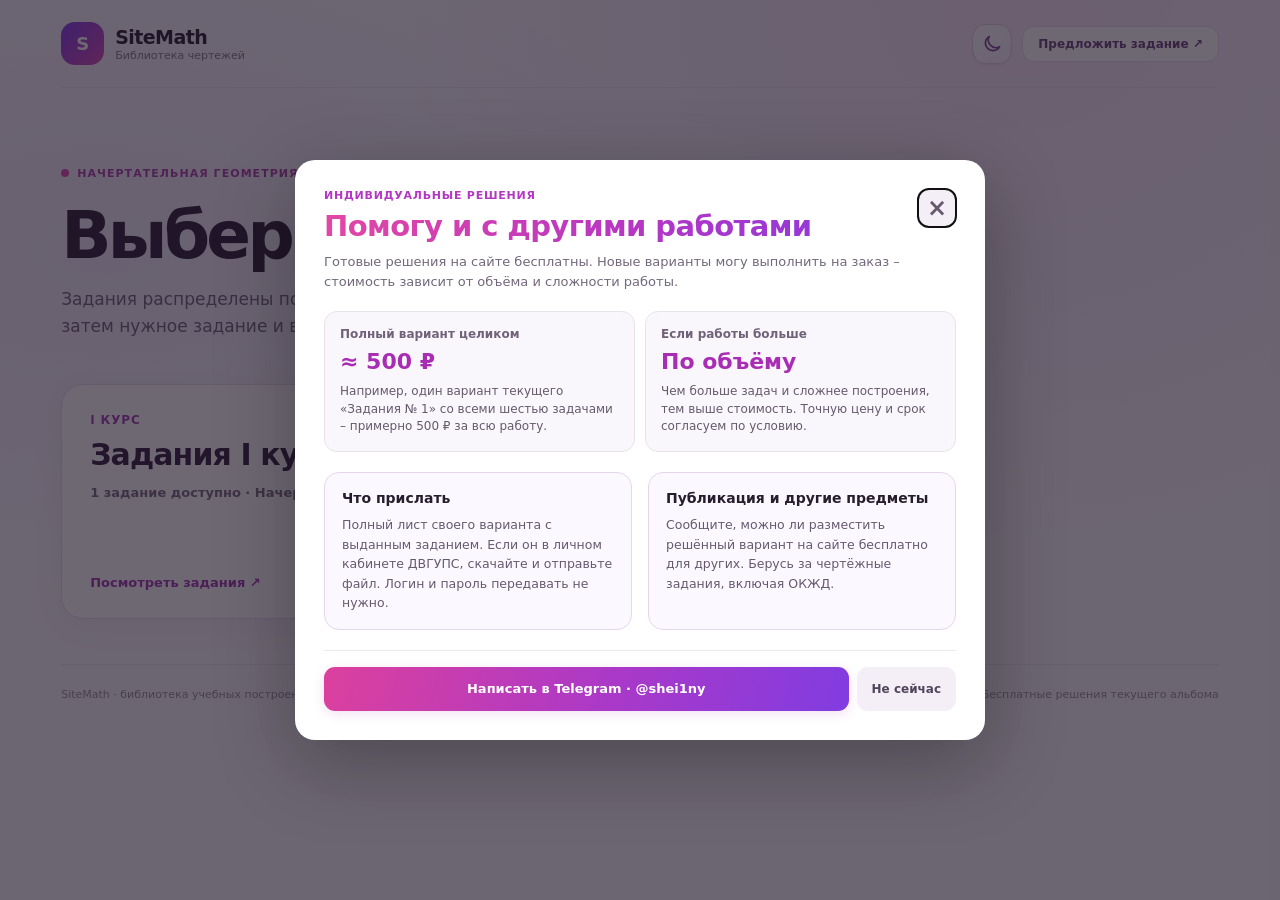
<file: index.html>
<!doctype html>
<html lang="ru">
<head>
  <meta charset="utf-8">
  <meta name="viewport" content="width=device-width, initial-scale=1">
  <meta name="theme-color" content="#f8f3fb" id="siteThemeColor">
  <script>
    try {
      document.documentElement.dataset.theme=localStorage.getItem('sitemath-theme')==='dark'?'dark':'light';
      document.querySelector('#siteThemeColor').content=document.documentElement.dataset.theme==='dark'?'#17121f':'#f8f3fb';
    } catch (_) {document.documentElement.dataset.theme='light';}
  </script>
  <title>SiteMath – библиотека чертежей и пошаговых решений</title>
  <link rel="stylesheet" href="./styles.css?v=20261018-custom-file-dark28">
</head>
<body>
  <div class="mobile-appbar">
    <button id="mobileSetupBtn" class="mobile-icon-btn" type="button" aria-label="Открыть параметры">☰</button>
    <div class="mobile-title">
      <b>SiteMath</b>
      <span id="mobileTaskSummary">Выбери вариант и задание</span>
    </div>
    <a id="mobileContactLink" class="mobile-icon-btn mobile-contact-link" href="https://t.me/shei1ny" target="_blank" rel="noopener noreferrer" title="Заказать задание – Telegram @shei1ny" aria-label="Открыть Telegram автора @shei1ny"><svg viewBox="0 0 24 24" width="21" height="21" fill="currentColor" aria-hidden="true"><path d="M21.3 3.2 2.7 10.5c-1.3.5-1.3 1.2-.2 1.5l4.8 1.5 1.9 5.8c.2.6.3.9.8.9.4 0 .6-.2 1-.6l2.7-2.6 5.6 4.1c1.1.6 1.8.3 2-1l3-15.4c.3-1.3-.5-1.8-1.4-1.5ZM8.1 13l11.5-7.3c.6-.4 1.1-.2.7.2l-9.6 8.7-.4 4.1L8.1 13Z"/></svg></a>
    <button id="mobileFocusBtn" class="mobile-icon-btn text-btn" type="button" title="Приблизить текущий шаг">К шагу</button>
    <button id="mobileFitBtn" class="mobile-icon-btn text-btn" type="button">Вписать</button>
  </div>
  <div id="mobileBackdrop" class="mobile-backdrop" hidden></div>

  <!-- Library of independent assignments. The solver below is an album workspace. -->
  <section id="firstRunPicker" class="first-run-picker" hidden role="main" aria-labelledby="firstRunTitle">
    <div class="first-run-card">
      <div class="catalog-nav">
        <div class="catalog-brand">
          <div class="first-run-logo" aria-hidden="true">S</div>
          <div><b>SiteMath</b><small>Библиотека чертежей</small></div>
        </div>
        <div class="catalog-nav-actions">
          <button id="catalogThemeToggle" class="theme-toggle" type="button" title="Включить тёмную тему" aria-label="Включить тёмную тему" aria-pressed="false"><svg class="theme-glyph" viewBox="0 0 24 24" width="20" height="20" aria-hidden="true" fill="none" stroke="currentColor" stroke-width="1.8" stroke-linecap="round" stroke-linejoin="round"><path class="theme-moon" d="M20.2 15.6A8.7 8.7 0 0 1 8.4 3.8a8.7 8.7 0 1 0 11.8 11.8Z"/><g class="theme-sun"><circle cx="12" cy="12" r="3.7"/><path d="M12 2v2M12 20v2M4.93 4.93l1.41 1.41m11.32 11.32 1.41 1.41M2 12h2m16 0h2M4.93 19.07l1.41-1.41M17.66 6.34l1.41-1.41"/></g></svg><span class="theme-copy">Тема</span></button>
          <button id="catalogListBackBtn" class="catalog-list-back" type="button" hidden>← К курсам</button>
          <button id="catalogCommissionBtn" class="catalog-nav-link" type="button">Предложить задание <span aria-hidden="true">↗</span></button>
        </div>
      </div>

      <section id="catalogCoursesView" class="catalog-courses-view" aria-labelledby="catalogCoursesTitle">
        <header class="catalog-hero">
          <div class="catalog-kicker"><span></span> Начертательная геометрия и инженерная графика</div>
          <h1 id="catalogCoursesTitle" tabindex="-1">Выбери <em>курс</em></h1>
          <p>Задания распределены по курсам. Сначала выбери свой курс, затем нужное задание и вариант.</p>
        </header>
        <div id="courseCatalog" class="course-catalog" aria-label="Доступные курсы"></div>
      </section>

      <div id="catalogListView" class="catalog-list-view" hidden>
      <header class="catalog-hero">
        <div class="catalog-kicker"><span></span> <strong id="catalogCurrentCourse">I курс</strong> · Начертательная геометрия</div>
        <h1 id="firstRunTitle" tabindex="-1">Задания <em>выбранного курса</em></h1>
        <p>Выбери задание, затем номер варианта и задачу внутри него. Каждый этап построения можно рассмотреть отдельно.</p>
        <div class="catalog-hero-metrics" aria-label="Содержимое библиотеки">
          <span><b id="catalogAvailableCount">1</b> доступная работа</span>
          <span><b>20</b> вариантов текущего альбома</span>
          <span><b>6</b> задач в варианте</span>
        </div>
      </header>

      <div class="catalog-section-heading">
        <div><span class="catalog-kicker">Задания</span><h2 id="catalogAssignmentHeading">Выбери задание</h2></div>
        <p>Библиотека будет пополняться</p>
      </div>
      <div id="assignmentCatalog" class="assignment-catalog" aria-label="Список учебных работ"></div>
      </div>

      <section id="activeAssignment" class="catalog-work-setup" aria-labelledby="activeAssignmentTitle" hidden>
        <div class="catalog-work-head">
          <div>
            <span class="catalog-kicker">Задание · <strong id="setupCourseLabel">I курс</strong></span>
            <h2 id="activeAssignmentTitle" tabindex="-1">Задание № 1</h2>
            <p>Альбом из 6 задач. Выбери вариант и номер задачи, чтобы открыть построение по шагам.</p>
          </div>
          <span class="catalog-work-mark" aria-hidden="true">01</span>
        </div>
        <div class="catalog-work-fields">
          <div class="first-run-section">
            <div class="first-run-heading">
              <b>Вариант</b>
              <em id="firstRunVariantSummary">не выбран</em>
            </div>
            <div id="firstRunVariants" class="first-run-variants" role="listbox" aria-label="Выбор варианта"></div>
          </div>
          <div class="first-run-section">
            <div class="first-run-heading">
              <b>Задача внутри альбома</b>
              <em id="firstRunTaskSummary">не выбрана</em>
            </div>
            <div id="firstRunTasks" class="first-run-tasks" role="listbox" aria-label="Выбор задачи"></div>
          </div>
        </div>
        <div class="catalog-start-row">
          <p>Можно вернуться к выбору работы из решателя. Последний вариант сохраняется на этом устройстве.</p>
          <button id="firstRunStart" class="first-run-start" type="button" disabled>Открыть пошаговое решение <span aria-hidden="true">→</span></button>
        </div>
      </section>

      <footer class="catalog-footer">
        <span>SiteMath · библиотека учебных построений</span>
        <span>Бесплатные решения текущего альбома</span>
      </footer>
    </div>
  </section>

  <header class="topbar">
    <div>
      <p class="eyebrow">SiteMath / I курс / Задание № 1</p>
      <h1>Задание № 1</h1>
      <p class="subtitle">Начертательная геометрия · I курс. Альбом из 6 задач. Переходи между этапами построения и сравнивай их с исходным условием.</p>
    </div>
    <nav class="topbar-links" aria-label="Ссылки проекта">
      <button id="desktopThemeToggle" class="theme-toggle" type="button" title="Включить тёмную тему" aria-label="Включить тёмную тему" aria-pressed="false"><svg class="theme-glyph" viewBox="0 0 24 24" width="20" height="20" aria-hidden="true" fill="none" stroke="currentColor" stroke-width="1.8" stroke-linecap="round" stroke-linejoin="round"><path class="theme-moon" d="M20.2 15.6A8.7 8.7 0 0 1 8.4 3.8a8.7 8.7 0 1 0 11.8 11.8Z"/><g class="theme-sun"><circle cx="12" cy="12" r="3.7"/><path d="M12 2v2M12 20v2M4.93 4.93l1.41 1.41m11.32 11.32 1.41 1.41M2 12h2m16 0h2M4.93 19.07l1.41-1.41M17.66 6.34l1.41-1.41"/></g></svg><span class="theme-copy">Тема</span></button>
      <button id="catalogBackBtn" class="catalog-back-btn" type="button">← К курсам</button>
      <a class="contact-link" href="https://t.me/shei1ny" target="_blank" rel="noopener noreferrer">Заказать задание · @shei1ny</a>
    </nav>
  </header>

  <main class="layout">
    <aside id="controlsPanel" class="panel controls-panel" aria-label="Параметры задачи">
      <div class="mobile-sheet-head">
        <div>
          <b>Выбор задачи</b>
          <span id="mobileSheetSummary">вариант и задание</span>
        </div>
        <div class="mobile-sheet-actions">
          <button id="mobileThemeToggle" class="theme-toggle theme-toggle-mobile" type="button" title="Включить тёмную тему" aria-label="Включить тёмную тему" aria-pressed="false"><svg class="theme-glyph" viewBox="0 0 24 24" width="20" height="20" aria-hidden="true" fill="none" stroke="currentColor" stroke-width="1.8" stroke-linecap="round" stroke-linejoin="round"><path class="theme-moon" d="M20.2 15.6A8.7 8.7 0 0 1 8.4 3.8a8.7 8.7 0 1 0 11.8 11.8Z"/><g class="theme-sun"><circle cx="12" cy="12" r="3.7"/><path d="M12 2v2M12 20v2M4.93 4.93l1.41 1.41m11.32 11.32 1.41 1.41M2 12h2m16 0h2M4.93 19.07l1.41-1.41M17.66 6.34l1.41-1.41"/></g></svg><span class="theme-copy">Тема</span></button>
          <button id="mobileSetupClose" class="mobile-icon-btn" type="button" aria-label="Закрыть параметры">×</button>
        </div>
      </div>
      <div class="mobile-sheet-handle" aria-hidden="true"></div>
      <section class="picker-flow">
        <button id="mobileCatalogBackBtn" class="mobile-catalog-back" type="button">← К курсам</button>
        <div class="choice-block variant-choice-block">
          <div class="choice-heading">
            <b>Вариант</b>
            <span id="variantChoiceSummary" class="choice-summary">не выбран</span>
          </div>
          <div id="variantChips" class="variant-chips" role="listbox" aria-label="Варианты"></div>
        </div>

        <div class="choice-block task-choice-block">
          <div class="choice-heading">
            <b>Задание</b>
            <span id="taskChoiceSummary" class="choice-summary">не выбрано</span>
          </div>
          <div id="taskCards" class="task-choice-grid" role="listbox" aria-label="Задания"></div>
        </div>

        <div class="native-select-fallback" aria-hidden="true">
          <select id="variantSelect" tabindex="-1"></select>
          <select id="taskSelect" tabindex="-1"></select>
        </div>

        <p id="variantNote" class="picker-note hint"></p>
        <p class="site-contact-note">Нет нужного варианта или задания? <a href="https://t.me/shei1ny" target="_blank" rel="noopener noreferrer">Напиши автору · @shei1ny</a></p>
      </section>

      <details class="task-card task-details">
        <summary>
          <span>Условие</span>
          <b id="taskName"></b>
        </summary>
        <p id="taskStatement"></p>
        <div id="diagramWarning" class="diagram-warning" role="note" hidden>
          <b>Проверь по оригиналу.</b>
          <span>Задания 4–6 ещё проходят повторную сверку. В построении или переносе исходной схемы может быть ошибка. Перед переносом на бумагу сравни точки, подписи, наклоны, пересечения и вспомогательные линии с фотографией своего варианта. При расхождении ориентируйся на оригинальный лист.</span>
        </div>
      </details>

      <section id="dataEditor">
        <div class="section-head">
          <div>
            <div class="section-kicker">Исходные данные</div>
            <h2 id="dataTitle">Координаты, мм</h2>
          </div>
          <button id="resetBtn" class="ghost small" type="button">Сбросить</button>
        </div>
        <div id="dynamicInputs"></div>
      </section>

      <section id="intersectionChoice" class="choice-card" hidden>
        <div class="section-head compact">
          <div>
            <div class="section-kicker">Свобода условия</div>
            <h2>Точка K на AB</h2>
          </div>
          <output id="kOutput" for="kSlider">50%</output>
        </div>
        <input id="kSlider" type="range" min="15" max="85" value="50" step="1">
        <p id="kSelectionHint" class="hint">Точка K находится внутри AB. Её положение можно изменить ползунком, не нарушая условие.</p>
      </section>

      <details class="scale-card compact-details">
        <summary>Параметры чертежа</summary>
        <div class="metric-row"><span>Масштаб</span><b id="scaleValue">1:1</b></div>
        <div class="metric-row"><span>1 клетка</span><b id="gridValue">5 мм = 0,5 см</b></div>
        <div class="metric-row"><span>Поле</span><b id="sheetSize">авто</b></div>
        <div class="metric-row"><span>Режим</span><b id="solverMode">расчёт</b></div>
      </details>

      <div id="validation" class="validation" role="alert" hidden></div>

      <div class="primary-actions utility-actions">
        <button id="buildBtn" class="ghost" type="button">Пересчитать</button>
      </div>
    </aside>

    <section class="workspace">
      <div class="panel stage-panel">
        <div class="stage-toolbar">
          <div>
            <div class="section-kicker">Пошаговое построение</div>
            <div class="step-counter"><span id="stepNumber">1</span> / <span id="stepTotal">1</span></div>
          </div>
          <div class="toolbar-groups">
            <div class="transport-controls">
              <button id="firstBtn" class="icon-btn" type="button" aria-label="Первый шаг">|◀</button>
              <button id="prevBtn" class="icon-btn" type="button" aria-label="Предыдущий шаг">◀</button>
              <button id="playBtn" class="icon-btn wide" type="button">▶ Авто</button>
              <button id="nextBtn" class="icon-btn" type="button" aria-label="Следующий шаг">▶</button>
              <button id="lastBtn" class="icon-btn" type="button" aria-label="Последний шаг">▶|</button>
            </div>
            <div class="view-controls" aria-label="Масштаб чертежа на экране">
              <button id="zoomOutBtn" class="icon-btn" type="button" aria-label="Уменьшить">−</button>
              <button id="zoomFitBtn" class="icon-btn wide" type="button">Вписать</button>
              <button id="zoomFocusBtn" class="icon-btn wide" type="button" title="Приблизить и отслеживать текущий шаг">К шагу</button>
              <button id="zoom100Btn" class="icon-btn wide" type="button">100%</button>
              <button id="zoomInBtn" class="icon-btn" type="button" aria-label="Увеличить">+</button>
              <span id="zoomLabel" class="zoom-label">100%</span>
            </div>
          </div>
        </div>

        <div class="stage-current-step" aria-live="off">
          <span id="stageCurrentCount">Шаг 1</span>
          <strong id="stageCurrentTitle">Подготовка</strong>
        </div>
        <div id="paperCopyInfo" class="paper-copy-info" role="note" aria-live="polite">Лист A4 · клетка 5 мм</div>
        <div class="paper-wrap">
          <svg id="drawing" xmlns="http://www.w3.org/2000/svg" role="img" aria-label="Пошаговый чертёж"></svg>
        </div>

        <div class="legend">
          <span><i class="swatch object"></i>заданные линии</span>
          <span><i class="swatch source-guide"></i>исходные линии связи</span>
          <span><i class="swatch construction"></i>построенные линии связи</span>
          <span><i class="swatch auxiliary"></i>вспомогательные линии</span>
          <span><i class="swatch answer"></i>искомый результат</span>
          <span><i class="swatch hidden"></i>невидимое – штриховая</span>
          <span><i class="swatch active"></i>подсветка шага</span>
        </div>
        <p class="legend-note">Цвет на экране выделяет текущий этап. На бумаге соблюдай назначение линий по ГОСТ: исходные и итоговые – основные, проекторы и вспомогательные – тонкие.</p>
      </div>

      <div class="guide-column">
      <article id="stepSheet" class="panel explanation-panel" aria-live="polite">
        <button id="stepSheetToggle" class="step-sheet-toggle" type="button" aria-expanded="false">
          <span class="sheet-handle" aria-hidden="true"></span>
          <span class="step-sheet-caption">Текущий шаг</span>
          <span class="step-sheet-chevron">⌃</span>
        </button>
        <div class="step-badge" id="stepBadge">Шаг 1</div>
        <h2 id="stepTitle">Подготовка</h2>

        <details id="problemDetails" class="problem-details" open>
          <summary>Условие задания</summary>
          <div id="problemBrief" class="problem-brief" hidden>
            <div class="problem-brief-row"><span>Дано</span><b id="problemGiven"></b></div>
            <div class="problem-brief-row"><span>Найти</span><b id="problemFind"></b></div>
          </div>
        </details>

        <div class="step-info-tabs" role="tablist" aria-label="Пояснение шага">
          <button class="step-info-tab is-active" type="button" data-step-mode="action" role="tab" aria-selected="true">Что делать</button>
          <button class="step-info-tab" type="button" data-step-mode="why" role="tab" aria-selected="false">Почему</button>
          <button class="step-info-tab" type="button" data-step-mode="check" role="tab" aria-selected="false">Проверка</button>
        </div>
        <div class="step-info-page">
          <p id="stepInfoText" class="step-info-text"></p>
          <div id="stepInfoMeasure" class="step-info-measure"></div>
          <div id="stepInfoPager" class="step-info-pager" hidden>
            <button id="stepInfoPrevPage" type="button" aria-label="Предыдущая часть пояснения">‹</button>
            <span id="stepInfoPageLabel">1 / 1</span>
            <button id="stepInfoNextPage" type="button" aria-label="Следующая часть пояснения">›</button>
          </div>
        </div>

        <div id="remoteSourceHint" class="remote-source-hint" hidden>
          <div class="remote-source-actions">
            <details id="remoteSourceDetails">
              <summary><span>Учебная реконструкция</span></summary>
              <p class="remote-source-message">Построение использует адаптированную схему.</p>
            </details>
            <button id="zoomSourceBtn" type="button" aria-label="Приблизить исходную схему" title="Приблизить исходную схему">К схеме</button>
          </div>
        </div>

        <div class="mobile-step-nav">
          <button id="mobilePrevBtn" class="step-nav-btn secondary" type="button">← Назад</button>
          <button id="mobilePlayBtn" class="step-nav-btn secondary" type="button">▶ Авто</button>
          <button id="mobileNextBtn" class="step-nav-btn primary-step" type="button">Дальше →</button>
        </div>

        <div class="legacy-step-copy" aria-hidden="true">
          <p id="stepAction"></p>
          <p id="stepWhy"></p>
          <div id="stepMeasure"></div>
          <p id="stepCheck"></p>
        </div>
      </article>

      <section id="statusPanel" class="panel status-panel">
        <div class="section-kicker">Покрытие банка вариантов</div>
        <div class="coverage-grid">
          <div><b id="knownVariants">0</b><span>вариантов в базе</span></div>
          <div><b>1–3</b><span>решаются по координатам</span></div>
          <div><b>4–6</b><span id="diagramStatus">сохранённые схемы решаются автоматически</span></div>
        </div>
        <p class="hint">Номера отсутствующих вариантов не вычисляются по формуле. Если вариант не найден в исходной методичке или на присланном листе, сайт не подставляет выдуманные данные.</p>
      </section>
      </div>

      <details class="panel source-panel">
        <summary>Источники и происхождение заданий</summary>
        <div class="source-body">
          <p><b>Что удалось установить.</b> Формулировки шести заданий совпадают по структуре с опубликованным комплектом «Инженерная и компьютерная графика. ДВИК, Владивосток, 2007». Современные варианты хранятся как отдельные записи: их графические задания нельзя восстанавливать по номеру или универсальному шаблону. В интерфейсе отдельно указано, какая схема повторно сверена с доступным оригиналом, а какая пока является сохранённой трассировкой из прошлой работы.</p>
          <ul>
            <li><a href="https://mehanika-sopromat.ru/grafika/vladivostok_2007_grafika.html" target="_blank" rel="noreferrer">Первоисточник совпадающих формулировок – ДВИК 2007</a></li>
            <li><a href="https://mehanika-sopromat.ru/grafika/vladivostok_2007_grafika_examples.html" target="_blank" rel="noreferrer">Готовые образцы из того же комплекта</a></li>
            <li><a href="https://mehanika-sopromat.ru/grafika/habarovsk_2001_dvgups_grafika.html" target="_blank" rel="noreferrer">ДВГУПС 2001 – другой набор контрольных задач</a></li>
            <li><a href="https://www.youtube.com/watch?v=vglIMkPIJHM" target="_blank" rel="noreferrer">№1 – точка и комплексный чертёж</a></li>
            <li><a href="https://naploskosti.ru/nachertalka/metod-pryam-treug" target="_blank" rel="noreferrer">№2 – натуральная величина и углы методом прямоугольного треугольника</a></li>
            <li><a href="https://nachert.ru/course/?id=22&lesson=4" target="_blank" rel="noreferrer">№3 – правила для параллельных и пересекающихся прямых</a></li>
            <li><a href="https://naploskosti.ru/nachertalka/glavnie-linii-ploskosti" target="_blank" rel="noreferrer">№4 – горизонталь, фронталь и линия наибольшего ската</a></li>
            <li><a href="https://www.youtube.com/watch?v=OIv6eeMnkiU" target="_blank" rel="noreferrer">№4 – пошаговое видео по главным линиям плоскости</a></li>
            <li><a href="https://ngeometry.ru/peresechenie-pryamoy-i-ploskosti-v-nachertatelnoy-geometrii.html" target="_blank" rel="noreferrer">№5 – пересечение прямой и плоскости + видимость</a></li>
            <li><a href="https://naploskosti.ru/nachertalka/metod-konk-tochek" target="_blank" rel="noreferrer">№5 – метод конкурирующих точек</a></li>
            <li><a href="https://nachert.ru/course/?lesson=6&id=32" target="_blank" rel="noreferrer">№6 – линия пересечения двух плоскостей</a></li>
            <li><a href="https://www.youtube.com/watch?v=Bgd7D402_q0" target="_blank" rel="noreferrer">№6 – видео по построению линии пересечения</a></li>
          </ul>
        </div>
      </details>
    </section>
  </main>


  <!-- The existing commission dialog opens once per tab session and on demand. -->
  <div id="offerOverlay" class="offer-overlay" hidden>
    <section class="offer-dialog" role="dialog" aria-modal="true"
             aria-labelledby="offerDialogTitle" aria-describedby="offerDialogSubtitle">
      <div class="offer-dialog-head">
        <div>
          <p class="offer-eyebrow">Индивидуальные решения</p>
          <h2 id="offerDialogTitle">Помогу и с другими работами</h2>
          <p id="offerDialogSubtitle">Готовые решения на сайте бесплатны. Новые варианты могу выполнить на заказ – стоимость зависит от объёма и сложности работы.</p>
        </div>
        <button id="offerCloseBtn" class="offer-dialog-close" type="button" aria-label="Закрыть окно">×</button>
      </div>

      <div class="offer-price-grid">
        <div class="offer-price-card">
          <span>Полный вариант целиком</span>
          <b>≈ 500 ₽</b>
          <small>Например, один вариант текущего «Задания № 1» со всеми шестью задачами – примерно 500 ₽ за всю работу.</small>
        </div>
        <div class="offer-price-card">
          <span>Если работы больше</span>
          <b>По объёму</b>
          <small>Чем больше задач и сложнее построения, тем выше стоимость. Точную цену и срок согласуем по условию.</small>
        </div>
      </div>
      <div class="offer-detail-grid">
        <div>
          <h3>Что прислать</h3>
          <p>Полный лист своего варианта с выданным заданием. Если он в личном кабинете ДВГУПС, скачайте и отправьте файл. Логин и пароль передавать не нужно.</p>
        </div>
        <div>
          <h3>Публикация и другие предметы</h3>
          <p>Сообщите, можно ли разместить решённый вариант на сайте бесплатно для других. Берусь за чертёжные задания, включая ОКЖД.</p>
        </div>
      </div>
      <div class="offer-dialog-actions">
        <a class="offer-contact" href="https://t.me/shei1ny" target="_blank" rel="noopener noreferrer">Написать в Telegram · @shei1ny</a>
        <button id="offerLaterBtn" type="button">Не сейчас</button>
      </div>
    </section>
  </div>

  <script src="./variants.js?v=20261018-projector-normal20-12-01-02-05-07-08-10-11-13-16-18-20final"></script>
  <script src="./data/assignments.js?v=20261017-a4"></script>
  <script src="./multi.js?v=20261018-task5-specific-source27"></script>
</body>
</html>
</file>
<file: styles.css>
:root {
  --ink: #2b2925;
  --muted: #706b63;
  --paper: #fffdf7;
  --paper-line: #dcd6ca;
  --paper-major: #c7bfb0;
  --panel: #f8f4ea;
  --accent: #b84f3a;
  --accent-soft: #f1d6cd;
  --blue: #285f78;
  --construction: #8c877d;
  --shadow: 0 16px 45px rgba(65, 54, 39, 0.12);
  --radius: 18px;
}

* { box-sizing: border-box; }
html { color-scheme: light; }
body {
  margin: 0;
  font-family: Inter, ui-sans-serif, system-ui, -apple-system, BlinkMacSystemFont, "Segoe UI", sans-serif;
  color: var(--ink);
  background:
    radial-gradient(circle at 20% 0%, rgba(184,79,58,.08), transparent 32rem),
    #eee8dc;
}
button, input { font: inherit; }
button { cursor: pointer; }
a { color: var(--blue); }

.topbar {
  max-width: 1500px;
  margin: 0 auto;
  padding: 28px 28px 18px;
  display: flex;
  justify-content: space-between;
  gap: 24px;
  align-items: flex-start;
}
.topbar h1 { margin: 2px 0 8px; font-size: clamp(26px, 3vw, 42px); letter-spacing: -.04em; }
.subtitle { max-width: 900px; margin: 0; color: var(--muted); line-height: 1.5; }
.repo-link { text-decoration: none; background: #2d2b27; color: #fff; padding: 10px 14px; border-radius: 12px; font-weight: 700; }
.eyebrow, .section-kicker { text-transform: uppercase; letter-spacing: .11em; font-size: 11px; font-weight: 800; color: var(--accent); }

.layout {
  max-width: 1500px;
  margin: 0 auto;
  padding: 10px 28px 40px;
  display: grid;
  grid-template-columns: minmax(290px, 360px) minmax(0, 1fr);
  gap: 22px;
  align-items: start;
}
.workspace { min-width: 0; display: grid; gap: 18px; }
.panel {
  background: rgba(248,244,234,.94);
  border: 1px solid rgba(105,93,74,.15);
  border-radius: var(--radius);
  box-shadow: var(--shadow);
}
.controls-panel { padding: 18px; position: sticky; top: 12px; display: grid; gap: 18px; }
.task-card, .choice-card, .scale-card { border: 1px solid rgba(105,93,74,.14); background: rgba(255,255,255,.42); border-radius: 14px; padding: 14px; }
.task-card p, .hint { margin-bottom: 0; }
.task-card p { line-height: 1.55; }
.section-head { display: flex; justify-content: space-between; gap: 12px; align-items: end; margin-bottom: 10px; }
.section-head.compact { align-items: center; }
h2 { margin: 2px 0 0; font-size: 18px; }

.coord-table {
  display: grid;
  grid-template-columns: 28px repeat(3, 1fr);
  gap: 7px;
  align-items: center;
}
.coord-table > div { text-align: center; color: var(--muted); font-size: 12px; font-weight: 800; }
.coord-table label { font-weight: 800; text-align: center; }
.coord-table input {
  width: 100%; min-width: 0; border: 1px solid #cfc7b7; border-radius: 10px; padding: 9px 7px;
  background: #fffef9; text-align: center; color: var(--ink); outline: none;
}
.coord-table input:focus { border-color: var(--accent); box-shadow: 0 0 0 3px rgba(184,79,58,.12); }

input[type="range"] { width: 100%; accent-color: var(--accent); }
#kOutput { min-width: 48px; text-align: right; font-weight: 800; color: var(--accent); }
.hint { color: var(--muted); font-size: 12px; line-height: 1.5; }
.metric-row { display: flex; justify-content: space-between; gap: 15px; padding: 5px 0; }
.metric-row span { color: var(--muted); }

.primary-actions { display: grid; grid-template-columns: 1fr 1fr; gap: 8px; }
button { border: 0; border-radius: 11px; padding: 10px 12px; font-weight: 750; }
.primary { background: var(--accent); color: #fff; }
.ghost { background: rgba(255,255,255,.7); color: var(--ink); border: 1px solid #cfc7b7; }
.small { padding: 6px 9px; font-size: 12px; }
.validation { padding: 12px; border-radius: 12px; background: #fff0ea; color: #7b291d; border: 1px solid #e0a698; font-size: 13px; line-height: 1.45; }

.stage-panel { overflow: hidden; }
.stage-toolbar { padding: 15px 17px; display: flex; justify-content: space-between; gap: 16px; align-items: center; border-bottom: 1px solid rgba(105,93,74,.12); }
.step-counter { font-size: 24px; font-weight: 850; letter-spacing: -.04em; }
.transport-controls { display: flex; gap: 7px; }
.icon-btn { min-width: 42px; background: #fff; border: 1px solid #d2cab9; }
.icon-btn.wide { min-width: 86px; }
.icon-btn:disabled { opacity: .35; cursor: not-allowed; }

.paper-wrap {
  min-height: 520px;
  overflow: auto;
  padding: 20px;
  background: #d9d1c4;
  display: grid;
  place-items: center;
}
#drawing {
  display: block;
  background: var(--paper);
  box-shadow: 0 8px 28px rgba(45,39,31,.23);
  max-width: none;
  height: auto;
}
.legend { display: flex; flex-wrap: wrap; gap: 16px; padding: 10px 17px 14px; color: var(--muted); font-size: 12px; }
.legend span { display: inline-flex; align-items: center; gap: 7px; }
.swatch { width: 24px; height: 2px; background: var(--construction); display: inline-block; }
.swatch.object { background: var(--ink); height: 3px; }
.swatch.source-guide { background:#77716a; height:1px; }
.swatch.active { background: var(--accent); height: 3px; }
.swatch.auxiliary { background:#7b6a8a; height:2px; border:0; }
.swatch.hidden {
  height:2px;
  background:repeating-linear-gradient(90deg,#285f78 0 8px,transparent 8px 13px);
}
.legend-note {
  margin:-6px 0 10px;
  padding:0 17px;
  font-size:11px;
  line-height:1.5;
  color:var(--muted);
}

.explanation-panel { padding: 18px; }
.step-badge { display: inline-block; padding: 6px 9px; border-radius: 999px; background: var(--accent-soft); color: #7f3426; font-size: 12px; font-weight: 850; }
.explanation-panel > h2 { margin-top: 10px; font-size: 24px; }
.action-text { font-size: 17px; line-height: 1.5; }
.explain-grid { display: grid; grid-template-columns: 1.15fr 1fr 1fr; gap: 14px; margin-top: 14px; }
.explain-grid section { border-top: 1px solid #d8d0c0; padding-top: 11px; }
.explain-grid h3 { margin: 0 0 6px; font-size: 13px; text-transform: uppercase; letter-spacing: .06em; color: var(--muted); }
.explain-grid p, #stepMeasure { margin: 0; line-height: 1.5; font-size: 14px; }
.measure-list { margin: 0; padding-left: 18px; }
.measure-list li + li { margin-top: 4px; }

.source-panel { padding: 0; }
.source-panel summary { cursor: pointer; padding: 15px 18px; font-weight: 800; }
.source-body { padding: 0 18px 18px; color: var(--muted); line-height: 1.55; }
.source-body li + li { margin-top: 6px; }

/* SVG */
.grid-minor { stroke: var(--paper-line); stroke-width: .18; }
.grid-major { stroke: var(--paper-major); stroke-width: .28; }
.axis { stroke: #37332e; stroke-width: .30; fill: none; }
.construction-line { stroke: var(--construction); stroke-width: .32; fill: none; stroke-dasharray: none; }
.source-guide-line { stroke:#77716a; stroke-width:.28; fill:none; }
.object-line { stroke: #26231f; stroke-width: .72; fill: none; }
.answer-line { stroke: var(--blue); stroke-width: .72; fill: none; }
/* Active-step highlighting must not change a line's drafting type.
   Use a halo instead of making thin and dashed strokes thick. */
.active-line { filter:drop-shadow(0 0 .85px rgba(207,54,165,.65)); }
.object-line.active-line { stroke:#26231f !important; }
.source-guide-line.active-line { stroke:#77716a !important; }
.construction-line.active-line { stroke:var(--construction) !important; }
.aux-line.active-line { stroke:#7b6a8a !important; }
.answer-line.active-line { stroke:var(--blue) !important; }
.hidden-line.active-line { stroke:#285f78 !important; }
.axis.active-line { stroke:#37332e !important; }
.point-dot { fill: #27231f; }
.answer-dot { fill: var(--blue); }
.active-dot { stroke:var(--accent); stroke-width:.65; paint-order:stroke; }
.svg-label { font-size: 3.4px; font-weight: 700; fill: #292621; paint-order: stroke; stroke: var(--paper); stroke-width: .8px; stroke-linejoin: round; }
.svg-note { font-size: 2.8px; fill: #5f5a52; paint-order: stroke; stroke: var(--paper); stroke-width: .7px; }
.dimension { stroke: #8c664c; stroke-width: .28; fill: none; }
.dimension-text { font-size: 2.8px; fill: #8c4d36; paint-order: stroke; stroke: var(--paper); stroke-width: .7px; }
.tick { stroke: #39342e; stroke-width: .42; }
.ruler-body { fill: rgba(240, 190, 95, .25); stroke: rgba(130, 87, 37, .5); stroke-width: .25; }
.ruler-tick { stroke: rgba(95, 65, 30, .65); stroke-width: .22; }
.pencil-body { fill: #d7a340; stroke: #7d5a23; stroke-width: .18; }
.pencil-tip { fill: #36312d; }
.tool-overlay { pointer-events: none; }

@media (max-width: 980px) {
  .layout { grid-template-columns: 1fr; }
  .controls-panel { position: static; }
  .explain-grid { grid-template-columns: 1fr; }
  .paper-wrap { min-height: 420px; }
}




/* Multi-task interface */
.picker-card {
  border: 1px solid rgba(105,93,74,.14);
  background: rgba(255,255,255,.42);
  border-radius: 14px;
  padding: 14px;
}
.select-grid { display: grid; grid-template-columns: 1fr; gap: 9px; margin-top: 10px; }
.select-grid label { display: grid; gap: 5px; font-size: 12px; font-weight: 800; color: var(--muted); }
select {
  width: 100%;
  border: 1px solid #cfc7b7;
  border-radius: 10px;
  padding: 10px 9px;
  background: #fffef9;
  color: var(--ink);
  outline: none;
}
select:focus { border-color: var(--accent); box-shadow: 0 0 0 3px rgba(184,79,58,.12); }
.diagram-info { border: 1px dashed #c7bdae; border-radius: 12px; padding: 12px; background: rgba(255,255,255,.38); }
.diagram-info p { margin: 0; line-height: 1.5; font-size: 13px; }
.diagram-info p + p { margin-top: 8px; }
.swatch.answer { background: var(--blue); height: 3px; }
.status-panel { padding: 17px; }
.coverage-grid { display: grid; grid-template-columns: repeat(3,1fr); gap: 10px; margin: 11px 0 8px; }
.coverage-grid > div { display: grid; gap: 3px; padding: 11px; border-radius: 12px; background: rgba(255,255,255,.45); }
.coverage-grid b { font-size: 20px; }
.coverage-grid span { color: var(--muted); font-size: 12px; line-height: 1.35; }
.svg-big-note { font-size: 6px; font-weight: 800; fill: #6a6359; }
.coord-input { min-width: 0; }
@media (max-width: 720px) {
  .topbar { padding-left: 14px; padding-right: 14px; }
  .layout { padding-left: 10px; padding-right: 10px; }
  .repo-link { display: none; }
  .coverage-grid { grid-template-columns: 1fr; }
  .stage-toolbar { align-items: flex-start; }
  .transport-controls { flex-wrap: wrap; justify-content: flex-end; }
}

.aux-line { stroke: #7b6a8a; stroke-width: .30; fill: none; stroke-dasharray: none; opacity:.9; }
/* ГОСТ 2.303–68* in the supplied lecture: dashed invisible outlines use
   S/3…S/2, with a dash approximately ten stroke widths long.
   Here the visible reference stroke is S=.72, so .30 is about .417S. */
.hidden-line { stroke: #285f78; stroke-width: .30; fill: none; stroke-dasharray: 3 2; }
.construction-dot { fill: var(--construction); }
.source-guide-dot { fill:#77716a; }

.custom-editor { display:grid; gap:11px; }
.custom-form { display:grid; gap:8px; }
.custom-form label { display:grid; gap:5px; font-size:12px; font-weight:800; color:var(--muted); }
.custom-form input[type="text"], .custom-form input:not([type]), .custom-form input[type="file"] {
  width:100%; border:1px solid #cfc7b7; border-radius:10px; padding:9px; background:#fffef9; color:var(--ink);
}
.calibrator-actions { display:flex; flex-wrap:wrap; gap:7px; }
.mark-prompt {
  margin:0; padding:9px 10px; border-radius:10px; background:#fff9ec;
  border:1px solid #ddd0b7; font-size:12px; line-height:1.45; color:#5e5549;
}
.calibration-wrap { overflow:auto; max-height:520px; border-radius:12px; background:#d8d1c5; border:1px solid #c9bfaf; }
#calibrationCanvas { display:block; max-width:100%; height:auto; margin:0 auto; cursor:crosshair; }

.toolbar-groups { display:grid; gap:7px; justify-items:end; }
.view-controls { display:flex; gap:7px; align-items:center; flex-wrap:wrap; justify-content:flex-end; }
.zoom-label { min-width:48px; text-align:center; font-size:12px; font-weight:800; color:var(--muted); }

.paper-wrap {
  touch-action: pan-x pan-y pinch-zoom;
  overscroll-behavior: contain;
  -webkit-overflow-scrolling: touch;
}
#drawing {
  transform-origin: top left;
  flex: 0 0 auto;
}

.workflow-card {
  padding:12px;
  border-radius:12px;
  border:1px solid #d8c9ae;
  background:#fff9ec;
  font-size:13px;
  line-height:1.5;
}
.workflow-card p { margin:6px 0 8px; }
.workflow-card ol { margin:0; padding-left:20px; }
.workflow-card li + li { margin-top:4px; }

.inline-fields { display:grid; grid-template-columns:1fr 1fr; gap:8px; }
.inline-fields input {
  width:100%;
  border:1px solid #cfc7b7;
  border-radius:10px;
  padding:9px;
  background:#fffef9;
}
.crop-controls,.mark-controls { display:grid; gap:8px; }
.crop-title { display:flex; justify-content:space-between; gap:10px; align-items:center; font-size:13px; }
.crop-title span { color:var(--muted); font-size:11px; text-align:right; }
.photo-view-controls { display:flex; gap:7px; align-items:center; flex-wrap:wrap; }
.mark-checklist {
  display:grid;
  gap:5px;
  max-height:210px;
  overflow:auto;
  border:1px solid #d7cebf;
  border-radius:10px;
  padding:7px;
  background:rgba(255,255,255,.5);
}
.mark-item { display:grid; grid-template-columns:20px 1fr; gap:6px; align-items:start; font-size:12px; color:var(--muted); line-height:1.35; }
.mark-item.current { color:var(--ink); font-weight:750; background:#fff5dd; border-radius:7px; padding:5px; }
.mark-item.done { color:#47705a; }
.calibration-wrap {
  touch-action: pan-x pan-y pinch-zoom;
  overscroll-behavior: contain;
  -webkit-overflow-scrolling: touch;
}
#calibrationCanvas { max-width:none; touch-action:none; }

@media (max-width: 720px) {
  body { overflow-x:hidden; }
  .topbar { padding-top:16px; padding-bottom:10px; }
  .topbar h1 { font-size:26px; line-height:1.05; }
  .subtitle { font-size:13px; }
  .layout { gap:12px; }
  .controls-panel { padding:12px; gap:12px; }
  .stage-toolbar { padding:10px; display:grid; grid-template-columns:1fr; gap:8px; }
  .toolbar-groups { justify-items:stretch; }
  .transport-controls,.view-controls { justify-content:center; }
  .icon-btn { min-width:40px; padding:9px 8px; }
  .icon-btn.wide { min-width:72px; }
  .paper-wrap {
    min-height:340px;
    padding:8px;
    display:flex;
    align-items:flex-start;
    justify-content:flex-start;
  }
  .explanation-panel { padding:13px; }
  .explanation-panel > h2 { font-size:20px; }
  .action-text { font-size:15px; }
  .inline-fields { grid-template-columns:1fr; }
  .calibration-wrap { max-height:62vh; }
  .calibrator-actions { display:grid; grid-template-columns:1fr 1fr; }
  .calibrator-actions .primary { grid-column:1/-1; }
}


/* Mobile application shell – canvas first */
.mobile-appbar,
.mobile-sheet-head,
.mobile-sheet-handle,
.step-sheet-toggle,
.mobile-step-nav { display:none; }

@media (max-width: 760px) {
  :root { --mobile-appbar-h: 56px; --mobile-step-peek: 190px; }

  html, body { min-height:100%; background:#d8d4cc; }
  body { overflow-x:hidden; padding:0; }

  .mobile-appbar {
    position:sticky;
    top:0;
    z-index:60;
    height:var(--mobile-appbar-h);
    display:grid;
    grid-template-columns:48px minmax(0,1fr) auto auto;
    align-items:center;
    gap:8px;
    padding:6px 8px;
    padding-top:max(6px, env(safe-area-inset-top));
    background:rgba(255,253,248,.97);
    border-bottom:1px solid rgba(70,63,53,.13);
    box-shadow:0 2px 12px rgba(45,39,31,.08);
    backdrop-filter:blur(14px);
  }
  .mobile-title { min-width:0; display:grid; line-height:1.15; }
  .mobile-title b { font-size:15px; letter-spacing:-.02em; }
  .mobile-title span {
    margin-top:3px;
    overflow:hidden;
    text-overflow:ellipsis;
    white-space:nowrap;
    font-size:11px;
    color:var(--muted);
  }
  .mobile-icon-btn {
    min-width:44px;
    height:44px;
    padding:0 10px;
    border-radius:12px;
    display:grid;
    place-items:center;
    background:#fff;
    border:1px solid #d4ccbd;
    color:var(--ink);
    font-size:22px;
    line-height:1;
  }
  .mobile-icon-btn.text-btn {
    width:auto;
    font-size:12px;
    font-weight:800;
    padding:0 12px;
  }

  .topbar { display:none; }
  .layout {
    display:block;
    max-width:none;
    margin:0;
    padding:0;
  }
  .workspace {
    display:block;
    min-width:0;
    padding:0 0 calc(var(--mobile-step-peek) + env(safe-area-inset-bottom));
  }

  .stage-panel {
    border:0;
    border-radius:0;
    box-shadow:none;
    background:#d8d4cc;
    overflow:visible;
  }
  .stage-toolbar {
    position:sticky;
    top:var(--mobile-appbar-h);
    z-index:45;
    min-height:54px;
    padding:6px 8px;
    display:flex;
    align-items:center;
    justify-content:space-between;
    gap:8px;
    background:rgba(248,244,234,.96);
    border:0;
    border-bottom:1px solid rgba(80,70,55,.13);
    backdrop-filter:blur(10px);
  }
  .stage-toolbar .section-kicker { display:none; }
  .step-counter { font-size:18px; white-space:nowrap; }
  .toolbar-groups { display:block; }
  .transport-controls { display:none; }
  .view-controls {
    display:flex;
    align-items:center;
    justify-content:flex-end;
    gap:5px;
    flex-wrap:nowrap;
  }
  .view-controls #zoom100Btn, .view-controls #zoomFocusBtn { display:none; }
  .view-controls .icon-btn {
    min-width:44px;
    height:42px;
    padding:0 9px;
    border-radius:11px;
  }
  .view-controls .icon-btn.wide { min-width:72px; }
  .zoom-label { min-width:42px; font-size:11px; }

  .paper-wrap {
    width:100%;
    height:calc(100dvh - var(--mobile-appbar-h) - 54px);
    min-height:360px;
    padding:12px;
    overflow:auto;
    display:flex;
    align-items:flex-start;
    justify-content:flex-start;
    background:#cec8bf;
    touch-action:none;
    overscroll-behavior:contain;
    -webkit-overflow-scrolling:touch;
  }
  #drawing {
    max-width:none;
    flex:0 0 auto;
    box-shadow:0 4px 18px rgba(45,39,31,.23);
    user-select:none;
    -webkit-user-select:none;
  }
  .legend { display:none; }

  .controls-panel {
    position:fixed;
    z-index:100;
    left:0;
    right:0;
    bottom:0;
    top:auto;
    width:100%;
    max-width:none;
    max-height:min(92dvh, 860px);
    margin:0;
    padding:8px 14px calc(18px + env(safe-area-inset-bottom));
    overflow-y:auto;
    overscroll-behavior:contain;
    border-radius:24px 24px 0 0;
    background:#f8f4ea;
    box-shadow:0 -18px 55px rgba(28,24,19,.24);
    transform:translateY(105%);
    transition:transform .24s cubic-bezier(.2,.8,.2,1);
    display:grid;
    gap:14px;
  }
  .controls-panel.is-open { transform:translateY(0); }
  .mobile-sheet-head {
    position:sticky;
    top:-8px;
    z-index:2;
    display:flex;
    justify-content:space-between;
    align-items:center;
    gap:12px;
    margin:-8px -14px 0;
    padding:16px 14px 10px;
    background:linear-gradient(#f8f4ea 80%, rgba(248,244,234,0));
  }
  .mobile-sheet-head > div { display:grid; gap:2px; }
  .mobile-sheet-head b { font-size:17px; }
  .mobile-sheet-head span { font-size:11px; color:var(--muted); }
  .mobile-sheet-handle {
    display:block;
    width:44px;
    height:4px;
    border-radius:999px;
    background:#c8c0b1;
    margin:-7px auto 1px;
  }
  .mobile-backdrop {
    position:fixed;
    inset:0;
    z-index:90;
    background:rgba(30,27,23,.36);
    backdrop-filter:blur(1.5px);
  }
  .mobile-backdrop[hidden] { display:none; }

  .picker-card, .task-card, .choice-card, .scale-card {
    padding:12px;
    border-radius:14px;
    background:#fffdf8;
  }
  .select-grid { grid-template-columns:1fr 1fr; gap:8px; }
  .coord-table input { min-height:44px; font-size:16px; }
  select, .custom-form input { min-height:44px; font-size:16px; }
  .primary-actions { position:sticky; bottom:0; z-index:3; padding-top:7px; background:linear-gradient(rgba(248,244,234,0),#f8f4ea 22%); }
  .primary-actions button { min-height:48px; }

  .explanation-panel {
    position:fixed;
    z-index:70;
    left:8px;
    right:8px;
    bottom:max(8px, env(safe-area-inset-bottom));
    width:auto;
    max-height:var(--mobile-step-peek);
    padding:8px 12px 12px;
    overflow:hidden;
    border-radius:20px;
    background:rgba(255,253,248,.98);
    box-shadow:0 12px 40px rgba(35,30,24,.28);
    border:1px solid rgba(90,75,55,.16);
    transition:max-height .22s ease, border-radius .22s ease;
    backdrop-filter:blur(16px);
  }
  .explanation-panel.is-expanded {
    max-height:calc(100dvh - var(--mobile-appbar-h) - 18px);
    overflow-y:auto;
    border-radius:20px 20px 16px 16px;
  }
  .step-sheet-toggle {
    width:100%;
    min-height:26px;
    margin:-2px 0 3px;
    padding:0;
    display:grid;
    grid-template-columns:1fr auto;
    align-items:center;
    background:transparent;
    color:var(--muted);
    border:0;
  }
  .sheet-handle {
    position:absolute;
    left:50%;
    transform:translateX(-50%);
    top:6px;
    width:42px;
    height:4px;
    border-radius:999px;
    background:#c9c1b2;
  }
  .step-sheet-caption {
    margin-top:9px;
    text-align:left;
    font-size:10px;
    font-weight:800;
    text-transform:uppercase;
    letter-spacing:.09em;
  }
  .step-sheet-chevron { margin-top:8px; font-size:17px; transition:transform .2s ease; }
  .explanation-panel.is-expanded .step-sheet-chevron { transform:rotate(180deg); }

  .step-badge { padding:4px 7px; font-size:10px; }
  .explanation-panel > h2 {
    margin:5px 0 3px;
    font-size:18px;
    line-height:1.18;
  }
  .action-text {
    margin:0 0 8px;
    font-size:14px;
    line-height:1.35;
    display:-webkit-box;
    -webkit-line-clamp:2;
    -webkit-box-orient:vertical;
    overflow:hidden;
  }
  .explanation-panel.is-expanded .action-text {
    display:block;
    overflow:visible;
  }
  .mobile-step-nav {
    display:grid;
    grid-template-columns:1fr 1fr 1.25fr;
    gap:7px;
    margin-top:8px;
  }
  .step-nav-btn {
    min-height:46px;
    padding:0 9px;
    border-radius:13px;
    font-size:13px;
  }
  .step-nav-btn.secondary { background:#f3efe5; border:1px solid #d8d0c2; color:var(--ink); }
  .step-nav-btn.primary-step { background:var(--accent); color:#fff; }
  .step-nav-btn:disabled { opacity:.38; }
  .explain-grid {
    display:none;
    grid-template-columns:1fr;
    gap:10px;
    margin-top:12px;
  }
  .explanation-panel.is-expanded .explain-grid { display:grid; }
  .explain-grid section { padding-top:9px; }
  .explain-grid p, #stepMeasure { font-size:13px; }

  .status-panel, .source-panel { display:none; }

  .workflow-card { font-size:12px; }
  .custom-form { gap:10px; }
  .inline-fields { grid-template-columns:1fr 1fr; }
  .calibrator-actions {
    display:grid;
    grid-template-columns:1fr 1fr;
    gap:7px;
  }
  .calibrator-actions button { min-height:44px; }
  .calibrator-actions .primary { grid-column:1/-1; }
  .calibration-wrap {
    max-height:52dvh;
    border-radius:14px;
    background:#1e1d1b;
    overflow:auto;
    touch-action:none;
  }
  #calibrationCanvas {
    display:block;
    max-width:none;
    margin:0;
    touch-action:none;
  }
  .photo-view-controls {
    position:sticky;
    top:52px;
    z-index:2;
    justify-content:center;
    padding:6px;
    border-radius:12px;
    background:rgba(248,244,234,.94);
  }
  .mark-checklist { max-height:24dvh; }

  @media (orientation: landscape) and (max-height: 560px) {
    :root { --mobile-step-peek: 142px; }
    .mobile-appbar { height:48px; }
    .stage-toolbar { top:48px; min-height:46px; }
    .paper-wrap { height:calc(100dvh - 94px); min-height:220px; }
    .action-text { -webkit-line-clamp:1; }
    .mobile-step-nav .step-nav-btn { min-height:40px; }
  }
}


/* Rose-violet visual system */
:root {
  --ink: #2d2233;
  --muted: #75677d;
  --paper: #fffaff;
  --paper-line: #eadfed;
  --paper-major: #d7c2df;
  --panel: #fbf5fc;
  --accent: #d946b3;
  --accent-soft: #f7d7ef;
  --blue: #7c3aed;
  --construction: #9b8ba6;
  --shadow: 0 16px 45px rgba(88, 48, 106, .14);
}

body {
  background:
    radial-gradient(circle at 14% 0%, rgba(217,70,179,.13), transparent 31rem),
    radial-gradient(circle at 92% 12%, rgba(124,58,237,.10), transparent 28rem),
    #f2eaf6;
}
a { color:#7c3aed; }
.repo-link { background:linear-gradient(135deg,#7c3aed,#d946b3); }
.panel { background:rgba(251,245,252,.95); border-color:rgba(117,83,132,.17); }
.picker-card,.task-card,.choice-card,.scale-card {
  border-color:rgba(117,83,132,.16);
  background:rgba(255,250,255,.72);
}
.coord-table input, select, .custom-form input[type="text"], .custom-form input:not([type]), .custom-form input[type="file"] {
  border-color:#dccbe3;
  background:#fffaff;
}
.coord-table input:focus, select:focus {
  box-shadow:0 0 0 3px rgba(217,70,179,.14);
}
.ghost,.icon-btn,.mobile-icon-btn {
  border-color:#dbcbe2;
  background:#fffaff;
}
.validation {
  background:#fff0f8;
  color:#8b245f;
  border-color:#edb4d6;
}
.paper-wrap { background:#ded3e4; }
.stage-toolbar { border-bottom-color:rgba(117,83,132,.14); }
.step-badge { color:#9b286f; }
.explain-grid section { border-top-color:#dfd1e4; }
.grid-minor { stroke:#eadfed; }
.grid-major { stroke:#d7c2df; }
.axis { stroke:#352a3c; }
.object-line { stroke:#34293a; }
.answer-line,.answer-dot { stroke:#7c3aed; fill:#7c3aed; }
.dimension { stroke:#a95a9a; }
.dimension-text { fill:#9d3d83; }
.ruler-body { fill:rgba(217,70,179,.13); stroke:rgba(124,58,237,.45); }
.ruler-tick { stroke:rgba(102,50,150,.65); }
.pencil-body { fill:#d978c3; stroke:#7d3d86; }
.mobile-appbar {
  background:rgba(255,249,255,.97);
  border-bottom-color:rgba(117,83,132,.15);
}
.controls-panel {
  background:#fbf5fc;
  box-shadow:0 -18px 55px rgba(63,35,78,.25);
}
.mobile-sheet-head {
  background:linear-gradient(#fbf5fc 80%,rgba(251,245,252,0));
}
.explanation-panel {
  background:rgba(255,250,255,.98);
  border-color:rgba(117,83,132,.18);
  box-shadow:0 12px 40px rgba(63,35,78,.28);
}
.step-nav-btn.secondary { background:#f7eff9; border-color:#ddcee3; }
.workflow-card {
  border-color:#dfc7df;
  background:#fff5fc;
}
.mark-item.current { background:#fceafb; }
.calibration-wrap { background:#241a28; }

@media (max-width:760px) {
  html,body { background:#e2d7e8; }
  .stage-panel { background:#e2d7e8; }
  .stage-toolbar { background:rgba(250,244,252,.97); }
  .paper-wrap { background:#d8cce0; }
  .picker-card,.task-card,.choice-card,.scale-card { background:#fffaff; }
  .primary-actions { background:linear-gradient(rgba(251,245,252,0),#fbf5fc 22%); }
  .photo-view-controls { background:rgba(251,245,252,.95); }
}


/* Explicit variant / task picker */
.picker-flow { display:grid; gap:14px; }
.choice-block { display:grid; gap:8px; }
.choice-heading {
  display:flex;
  align-items:center;
  justify-content:space-between;
  gap:10px;
}
.choice-heading > div { display:flex; align-items:center; gap:8px; }
.choice-step {
  width:25px;
  height:25px;
  border-radius:8px;
  display:grid;
  place-items:center;
  font-size:12px;
  font-weight:900;
  color:#fff;
  background:linear-gradient(135deg,#7c3aed,#d946b3);
}
.choice-summary {
  color:var(--accent);
  font-size:11px;
  font-weight:850;
  text-align:right;
}
.variant-chips {
  display:flex;
  gap:7px;
  overflow-x:auto;
  padding:2px 1px 5px;
  scrollbar-width:thin;
  scroll-snap-type:x proximity;
}
.variant-chip {
  min-width:64px;
  min-height:58px;
  flex:0 0 auto;
  padding:7px 10px;
  border:1px solid #decee4;
  background:#fffaff;
  color:var(--ink);
  border-radius:13px;
  display:grid;
  place-items:center;
  align-content:center;
  gap:1px;
  scroll-snap-align:start;
}
.variant-chip span:last-child {
  font-size:9px;
  color:var(--muted);
  font-weight:750;
}
.variant-number {
  font-size:18px;
  line-height:1;
  font-weight:900;
}
.variant-chip.is-selected {
  border-color:#c83daa;
  background:linear-gradient(150deg,#f8d8ef,#efe3ff);
  box-shadow:0 0 0 2px rgba(217,70,179,.12);
  color:#8f236f;
}
.variant-chip.own-data { min-width:91px; }
.task-choice-grid {
  display:grid;
  grid-template-columns:1fr 1fr;
  gap:7px;
}
.task-choice {
  min-width:0;
  min-height:68px;
  padding:8px;
  border:1px solid #decee4;
  background:#fffaff;
  color:var(--ink);
  border-radius:13px;
  display:grid;
  grid-template-columns:29px minmax(0,1fr);
  align-items:start;
  gap:7px;
  text-align:left;
}
.task-choice-number {
  width:29px;
  height:29px;
  border-radius:9px;
  display:grid;
  place-items:center;
  background:#f0e7f4;
  color:#7c3aed;
  font-weight:900;
}
.task-choice-copy { min-width:0; display:grid; gap:2px; }
.task-choice-copy b {
  font-size:11px;
  line-height:1.18;
}
.task-choice-copy small {
  color:var(--muted);
  font-size:9px;
  line-height:1.25;
  display:-webkit-box;
  -webkit-line-clamp:2;
  -webkit-box-orient:vertical;
  overflow:hidden;
}
.task-choice.is-selected {
  border-color:#c83daa;
  background:linear-gradient(150deg,#fff0fa,#f2eaff);
  box-shadow:0 0 0 2px rgba(124,58,237,.09);
}
.task-choice.is-selected .task-choice-number {
  color:#fff;
  background:linear-gradient(135deg,#7c3aed,#d946b3);
}
.native-select-fallback {
  position:absolute;
  width:1px;
  height:1px;
  overflow:hidden;
  clip:rect(0 0 0 0);
  white-space:nowrap;
}

@media (max-width:760px) {
  .picker-flow {
    margin-left:-2px;
    margin-right:-2px;
    padding:13px 10px;
  }
  .choice-heading { position:sticky; left:0; }
  .variant-chips {
    margin-left:-10px;
    margin-right:-10px;
    padding-left:10px;
    padding-right:10px;
  }
  .variant-chip {
    min-width:68px;
    min-height:60px;
  }
  .task-choice-grid { gap:8px; }
  .task-choice {
    min-height:74px;
    padding:9px 8px;
  }
  .task-choice-copy b { font-size:12px; }
  .task-choice-copy small { font-size:9.5px; }
}


/* Layout invariants: nothing is allowed to widen the viewport */
*, *::before, *::after { box-sizing:border-box; }
html, body { width:100%; max-width:100%; overflow-x:hidden; }
button, input, select, textarea { min-width:0; max-width:100%; }
.layout, .workspace, .panel, .controls-panel, .stage-panel, .stage-toolbar,
.toolbar-groups, .transport-controls, .view-controls, .picker-card,
.choice-block, .task-choice-grid, .primary-actions, .custom-editor,
.custom-form, .calibrator-actions, .photo-view-controls { min-width:0; max-width:100%; }
button { overflow:hidden; text-overflow:ellipsis; }
.choice-heading, .section-head, .crop-title { min-width:0; }
.choice-heading > *, .section-head > *, .crop-title > * { min-width:0; }
.choice-summary, .mobile-title span { overflow:hidden; text-overflow:ellipsis; white-space:nowrap; }

/* First-run chooser */
.first-run-picker {
  position:fixed;
  inset:0;
  z-index:220;
  display:grid;
  place-items:center;
  padding:clamp(12px,3vw,28px);
  background:
    radial-gradient(circle at 20% 10%, rgba(217,70,179,.24), transparent 32rem),
    radial-gradient(circle at 85% 15%, rgba(124,58,237,.22), transparent 30rem),
    rgba(37,24,44,.78);
  backdrop-filter:blur(16px);
  overflow:auto;
}
.first-run-picker[hidden] { display:none; }
.first-run-card {
  width:min(720px,100%);
  max-height:calc(100dvh - 24px);
  overflow:auto;
  border:1px solid rgba(255,255,255,.38);
  border-radius:26px;
  padding:clamp(18px,4vw,30px);
  background:rgba(255,250,255,.97);
  box-shadow:0 28px 90px rgba(35,18,45,.42);
}
.first-run-brand {
  width:max-content;
  padding:6px 10px;
  border-radius:999px;
  color:#fff;
  font-size:12px;
  font-weight:900;
  letter-spacing:.07em;
  background:linear-gradient(135deg,#7c3aed,#d946b3);
}
.first-run-card h1 { margin:12px 0 5px; font-size:clamp(26px,6vw,38px); }
.first-run-card > p { margin:0 0 20px; color:var(--muted); line-height:1.45; }
.first-run-section { display:grid; gap:9px; margin-top:16px; }
.first-run-heading {
  display:grid;
  grid-template-columns:30px auto minmax(0,1fr);
  gap:8px;
  align-items:center;
}
.first-run-heading > span {
  width:28px; height:28px; border-radius:9px;
  display:grid; place-items:center;
  color:#fff; font-weight:900;
  background:linear-gradient(135deg,#7c3aed,#d946b3);
}
.first-run-heading em {
  min-width:0;
  justify-self:end;
  color:var(--accent);
  font-size:12px;
  font-style:normal;
  font-weight:850;
  overflow:hidden;
  text-overflow:ellipsis;
  white-space:nowrap;
}
.first-run-variants {
  display:grid;
  grid-template-columns:repeat(auto-fit,minmax(58px,1fr));
  gap:8px;
}
.first-run-variant {
  min-height:54px;
  border:1px solid #dfcee6;
  border-radius:13px;
  background:#fffaff;
  color:var(--ink);
  font-size:17px;
  font-weight:900;
}
.first-run-variant.is-selected {
  color:#fff;
  border-color:transparent;
  background:linear-gradient(135deg,#7c3aed,#d946b3);
  box-shadow:0 7px 20px rgba(124,58,237,.22);
}
.first-run-tasks {
  display:grid;
  grid-template-columns:repeat(2,minmax(0,1fr));
  gap:8px;
}
.first-run-task {
  min-height:64px;
  padding:9px 10px;
  border:1px solid #dfcee6;
  border-radius:13px;
  background:#fffaff;
  color:var(--ink);
  text-align:left;
  display:grid;
  grid-template-columns:30px minmax(0,1fr);
  gap:8px;
  align-items:center;
}
.first-run-task > span {
  width:30px;height:30px;border-radius:9px;
  display:grid;place-items:center;
  background:#f0e7f4;color:#7c3aed;font-weight:900;
}
.first-run-task > b { min-width:0; font-size:12px; line-height:1.2; }
.first-run-task.is-selected {
  border-color:#c83daa;
  background:linear-gradient(145deg,#fff0fa,#f0e7ff);
  box-shadow:0 0 0 2px rgba(217,70,179,.10);
}
.first-run-task.is-selected > span {
  color:#fff;background:linear-gradient(135deg,#7c3aed,#d946b3);
}
.first-run-start {
  width:100%;
  min-height:52px;
  margin-top:18px;
  border-radius:15px;
  color:#fff;
  font-size:15px;
  background:linear-gradient(135deg,#7c3aed,#d946b3);
}
.first-run-start:disabled { opacity:.35; }

/* Robust mobile toolbar – no control may escape the viewport */
@media (max-width:760px) {
  .mobile-appbar {
    width:100%;
    max-width:100vw;
    grid-template-columns:44px minmax(0,1fr) auto minmax(66px,auto);
    padding-left:max(8px, env(safe-area-inset-left));
    padding-right:max(8px, env(safe-area-inset-right));
  }
  .mobile-icon-btn { width:44px; min-width:44px; padding:0; }
  .mobile-icon-btn.text-btn {
    width:auto;
    min-width:0;
    max-width:78px;
    padding:0 9px;
    font-size:11px;
  }

  .stage-toolbar {
    width:100%;
    max-width:100vw;
    display:grid;
    grid-template-columns:auto minmax(0,1fr);
    align-items:center;
    overflow:hidden;
  }
  .toolbar-groups { width:100%; }
  .view-controls {
    width:100%;
    display:grid;
    grid-template-columns:40px minmax(68px,1fr) 40px minmax(38px,auto);
    gap:5px;
    justify-content:stretch;
    align-items:center;
  }
  .view-controls .icon-btn,
  .view-controls .icon-btn.wide {
    width:100%;
    min-width:0;
    height:40px;
    padding:0 6px;
  }
  .zoom-label {
    min-width:0;
    max-width:48px;
    overflow:hidden;
    white-space:nowrap;
    font-size:10px;
  }

  .paper-wrap {
    width:100%;
    max-width:100vw;
    padding:10px;
    overflow:auto;
  }

  .controls-panel {
    width:100vw;
    max-width:100vw;
    left:0;
    right:0;
    padding-left:max(12px, env(safe-area-inset-left));
    padding-right:max(12px, env(safe-area-inset-right));
    overflow-x:hidden;
  }
  .controls-panel > * { width:100%; max-width:100%; }
  .mobile-sheet-head {
    width:auto;
    max-width:none;
    margin-left:calc(-1 * max(12px, env(safe-area-inset-left)));
    margin-right:calc(-1 * max(12px, env(safe-area-inset-right)));
  }

  .variant-chips {
    width:100%;
    max-width:100%;
    margin-left:0;
    margin-right:0;
    padding-left:0;
    padding-right:0;
  }
  .task-choice-grid { grid-template-columns:repeat(2,minmax(0,1fr)); }
  .task-choice { width:100%; }

  .primary-actions { grid-template-columns:minmax(0,1fr) minmax(0,1fr); }
  .primary-actions > button { width:100%; min-width:0; }

  .calibrator-actions {
    grid-template-columns:repeat(2,minmax(0,1fr));
    width:100%;
  }
  .calibrator-actions > button { width:100%; min-width:0; }
  .photo-view-controls {
    width:100%;
    display:grid;
    grid-template-columns:40px minmax(72px,1fr) 40px minmax(42px,auto);
    gap:5px;
  }
  .photo-view-controls > * { width:100%; min-width:0; }

  .first-run-picker { padding:8px; align-items:end; }
  .first-run-card {
    width:100%;
    max-height:94dvh;
    border-radius:24px 24px 16px 16px;
    padding:18px 14px calc(16px + env(safe-area-inset-bottom));
  }
  .first-run-variants {
    grid-template-columns:repeat(5,minmax(0,1fr));
  }
  .first-run-variant { min-width:0; padding:7px 4px; font-size:16px; }
  .first-run-tasks { grid-template-columns:1fr 1fr; }
}

@media (max-width:390px) {
  .stage-toolbar { grid-template-columns:38px minmax(0,1fr); gap:5px; padding-left:5px; padding-right:5px; }
  .step-counter { font-size:15px; }
  .view-controls { grid-template-columns:36px minmax(58px,1fr) 36px 36px; gap:4px; }
  .view-controls .icon-btn,.view-controls .icon-btn.wide { height:38px; font-size:11px; }
  .zoom-label { display:none; }
  .first-run-variants { grid-template-columns:repeat(4,minmax(0,1fr)); }
  .first-run-tasks { grid-template-columns:1fr; }
}


/* 2026-10 clean mobile redesign: quieter, canvas-first, Photomath-inspired hierarchy */
:root {
  --ui-bg:#fbf9fd;
  --ui-surface:#ffffff;
  --ui-text:#241c2a;
  --ui-muted:#7d7183;
  --ui-line:#ece6ef;
  --ui-soft:#f6f0f8;
  --ui-violet:#7c3aed;
  --ui-pink:#d946b3;
  --ui-accent:#b936c9;
}

body { color:var(--ui-text); }

.controls-panel {
  background:var(--ui-surface);
}

.picker-flow {
  gap:18px;
}

.choice-block {
  gap:10px;
}

.choice-heading {
  min-height:26px;
  padding:0 2px;
}

.choice-heading > b {
  font-size:13px;
  font-weight:750;
  letter-spacing:0;
}

.choice-summary {
  max-width:58%;
  font-size:11px;
  font-weight:700;
  color:var(--ui-muted);
}

.variant-chips {
  display:grid;
  grid-template-columns:repeat(6,minmax(0,1fr));
  gap:7px;
  width:100%;
  overflow:visible;
  padding:0;
  scroll-snap-type:none;
}

.variant-chip {
  width:100%;
  min-width:0;
  min-height:42px;
  padding:0;
  border:0;
  border-radius:12px;
  background:var(--ui-soft);
  box-shadow:none;
  color:var(--ui-text);
  display:flex;
  align-items:center;
  justify-content:center;
}

.variant-number {
  font-size:14px;
  line-height:1;
  font-weight:800;
}

.variant-chip.is-selected {
  color:#fff;
  border:0;
  background:linear-gradient(135deg,var(--ui-violet),var(--ui-pink));
  box-shadow:0 5px 14px rgba(124,58,237,.16);
}

.variant-chip.own-data {
  grid-column:span 2;
  gap:5px;
  min-width:0;
}

.variant-chip .own-label {
  font-size:11px;
  color:inherit;
  font-weight:700;
}

.task-choice-grid {
  display:grid;
  grid-template-columns:1fr;
  gap:0;
  overflow:hidden;
  border-top:1px solid var(--ui-line);
  border-bottom:1px solid var(--ui-line);
}

.task-choice {
  position:relative;
  width:100%;
  min-height:50px;
  padding:8px 4px;
  border:0;
  border-bottom:1px solid var(--ui-line);
  border-radius:0;
  background:transparent;
  box-shadow:none;
  display:grid;
  grid-template-columns:30px minmax(0,1fr) 20px;
  align-items:center;
  gap:9px;
  text-align:left;
}

.task-choice:last-child {
  border-bottom:0;
}

.task-choice:hover {
  background:#fbf8fc;
}

.task-choice.is-selected {
  border-color:var(--ui-line);
  background:linear-gradient(90deg,rgba(124,58,237,.075),rgba(217,70,179,.045));
  box-shadow:none;
}

.task-choice-number {
  width:28px;
  height:28px;
  border-radius:50%;
  background:#f0e9f4;
  color:var(--ui-violet);
  font-size:12px;
  font-weight:800;
}

.task-choice.is-selected .task-choice-number {
  color:#fff;
  background:linear-gradient(135deg,var(--ui-violet),var(--ui-pink));
}

.task-choice-copy b {
  display:block;
  font-size:13px;
  line-height:1.25;
  font-weight:720;
  white-space:normal;
}

.task-choice-arrow {
  color:#b7aebd;
  font-size:24px;
  line-height:1;
  text-align:right;
}

.task-choice.is-selected .task-choice-arrow {
  color:var(--ui-pink);
}

.picker-note {
  margin:0;
  font-size:10.5px;
  line-height:1.4;
  color:var(--ui-muted);
}

.task-card,
.scale-card,
.choice-card {
  border:0;
  border-radius:0;
  background:transparent;
  padding:0;
  box-shadow:none;
}

.task-details,
.compact-details {
  border-top:1px solid var(--ui-line);
  padding-top:3px;
}

.task-details summary,
.compact-details summary {
  min-height:44px;
  display:flex;
  align-items:center;
  gap:8px;
  cursor:pointer;
  list-style:none;
  color:var(--ui-muted);
  font-size:12px;
  font-weight:700;
}

.task-details summary::-webkit-details-marker,
.compact-details summary::-webkit-details-marker {
  display:none;
}

.task-details summary::after,
.compact-details summary::after {
  content:'›';
  margin-left:auto;
  color:#b6acbb;
  font-size:20px;
  transform:rotate(90deg);
  transition:transform .18s ease;
}

.task-details[open] summary::after,
.compact-details[open] summary::after {
  transform:rotate(-90deg);
}

.task-details summary > b {
  min-width:0;
  overflow:hidden;
  text-overflow:ellipsis;
  white-space:nowrap;
  color:var(--ui-text);
  font-size:12px;
  font-weight:750;
}

.task-details > p {
  margin:0 0 12px;
  color:var(--ui-muted);
  font-size:12px;
  line-height:1.55;
}

#dataEditor {
  border-top:1px solid var(--ui-line);
  padding-top:14px;
}

#dataEditor .section-head {
  margin-bottom:10px;
}

#dataEditor .section-kicker {
  display:none;
}

#dataEditor h2 {
  font-size:14px;
  font-weight:760;
  margin:0;
}

#dataEditor #resetBtn {
  border:0;
  background:transparent;
  color:var(--ui-muted);
  padding:6px 4px;
}

.coord-table {
  gap:6px;
}

.coord-table input {
  min-height:40px;
  border:1px solid var(--ui-line);
  border-radius:10px;
  background:#fcfbfd;
  font-size:14px;
}

.metric-row {
  font-size:11px;
  padding:4px 0;
}

.metric-row + .metric-row {
  border-top:1px solid #f2edf3;
}

.utility-actions {
  position:static !important;
  grid-template-columns:1fr 1fr;
  gap:8px;
  padding:2px 0 0 !important;
  background:none !important;
}

.utility-actions > button {
  min-height:38px !important;
  border:0 !important;
  background:var(--ui-soft) !important;
  color:var(--ui-muted) !important;
  font-size:11px;
  font-weight:700;
}

.mobile-sheet-head {
  border-bottom:1px solid var(--ui-line);
}

.mobile-sheet-head b {
  font-size:15px !important;
  font-weight:760;
}

.mobile-sheet-head span {
  color:var(--ui-muted);
  font-size:10.5px !important;
}

.mobile-sheet-handle {
  background:#ddd4e1;
}

.mobile-icon-btn {
  box-shadow:none;
}

.first-run-picker {
  background:rgba(246,241,248,.92);
}

.first-run-card {
  border:0;
  border-radius:24px;
  background:var(--ui-surface);
  box-shadow:0 24px 72px rgba(55,32,65,.18);
}

.first-run-top {
  display:flex;
  align-items:center;
  gap:12px;
  margin-bottom:26px;
}

.first-run-logo {
  width:42px;
  height:42px;
  flex:0 0 42px;
  display:grid;
  place-items:center;
  border-radius:13px;
  color:#fff;
  font-weight:850;
  font-size:18px;
  background:linear-gradient(135deg,var(--ui-violet),var(--ui-pink));
}

.first-run-brand {
  width:auto;
  padding:0;
  border-radius:0;
  color:var(--ui-muted);
  background:none;
  font-size:10px;
  letter-spacing:.08em;
  text-transform:uppercase;
}

.first-run-card h1 {
  margin:2px 0 0;
  font-size:24px;
  line-height:1.1;
  letter-spacing:-.025em;
}

.first-run-card > p {
  display:none;
}

.first-run-section {
  gap:9px;
  margin-top:18px;
}

.first-run-heading {
  display:flex;
  align-items:center;
  justify-content:space-between;
  gap:12px;
}

.first-run-heading > span {
  display:none;
}

.first-run-heading b {
  font-size:13px;
  font-weight:760;
}

.first-run-heading em {
  color:var(--ui-muted);
  font-size:11px;
  font-weight:700;
}

.first-run-variants {
  grid-template-columns:repeat(6,minmax(0,1fr));
  gap:7px;
}

.first-run-variant {
  min-width:0;
  min-height:42px;
  padding:0;
  border:0;
  border-radius:12px;
  background:var(--ui-soft);
  color:var(--ui-text);
  font-size:14px;
  font-weight:800;
}

.first-run-variant.is-selected {
  color:#fff;
  background:linear-gradient(135deg,var(--ui-violet),var(--ui-pink));
  box-shadow:0 5px 14px rgba(124,58,237,.16);
}

.first-run-tasks {
  display:grid;
  grid-template-columns:1fr;
  gap:0;
  border-top:1px solid var(--ui-line);
  border-bottom:1px solid var(--ui-line);
}

.first-run-task {
  min-height:50px;
  padding:7px 4px;
  border:0;
  border-bottom:1px solid var(--ui-line);
  border-radius:0;
  background:transparent;
  display:grid;
  grid-template-columns:28px minmax(0,1fr) 18px;
  gap:9px;
  align-items:center;
}

.first-run-task:last-child {
  border-bottom:0;
}

.first-run-task > span {
  width:28px;
  height:28px;
  border-radius:50%;
  background:#f0e9f4;
  color:var(--ui-violet);
  font-size:12px;
}

.first-run-task > b {
  min-width:0;
  font-size:13px;
  font-weight:720;
}

.first-run-task > i {
  color:#b7aebd;
  font-size:22px;
  font-style:normal;
  text-align:right;
}

.first-run-task.is-selected {
  border-color:var(--ui-line);
  background:linear-gradient(90deg,rgba(124,58,237,.075),rgba(217,70,179,.045));
  box-shadow:none;
}

.first-run-task.is-selected > span {
  color:#fff;
  background:linear-gradient(135deg,var(--ui-violet),var(--ui-pink));
}

.first-run-start {
  min-height:48px;
  margin-top:20px;
  border-radius:14px;
  box-shadow:none;
  font-size:14px;
  font-weight:800;
}

@media (max-width:760px) {
  .first-run-picker {
    padding:0;
    align-items:stretch;
    background:var(--ui-surface);
  }

  .first-run-card {
    width:100%;
    height:100dvh;
    max-height:none;
    overflow:auto;
    border-radius:0;
    padding:
      max(22px, env(safe-area-inset-top))
      max(18px, env(safe-area-inset-right))
      calc(18px + env(safe-area-inset-bottom))
      max(18px, env(safe-area-inset-left));
    box-shadow:none;
  }

  .first-run-top {
    margin-bottom:28px;
  }

  .first-run-variants {
    grid-template-columns:repeat(6,minmax(0,1fr));
  }

  .first-run-start {
    position:sticky;
    bottom:max(0px,env(safe-area-inset-bottom));
    margin-top:22px;
    box-shadow:0 -10px 28px rgba(255,255,255,.92);
  }

  .controls-panel {
    max-height:88dvh;
    padding-top:4px;
    padding-bottom:calc(14px + env(safe-area-inset-bottom));
    border-radius:22px 22px 0 0;
  }

  .mobile-sheet-head {
    margin-top:-4px;
    padding-top:14px;
    padding-bottom:10px;
    background:var(--ui-surface);
  }

  .mobile-sheet-handle {
    order:-1;
    margin:2px auto -2px;
  }

  .picker-flow {
    gap:18px;
    padding:2px 0 0;
    margin:0;
  }

  .variant-chips {
    grid-template-columns:repeat(6,minmax(0,1fr));
  }

  .task-choice-grid {
    grid-template-columns:1fr;
    gap:0;
  }

  .task-choice {
    min-height:50px;
    padding:7px 3px;
  }

  .picker-note {
    display:none;
  }

  .task-details,
  .compact-details {
    margin-top:0;
  }

  .utility-actions {
    display:flex;
    justify-content:flex-start;
    gap:8px;
  }

  .utility-actions > button {
    width:auto !important;
    flex:0 0 auto;
    padding:8px 11px !important;
  }
}

@media (max-width:390px) {
  .variant-chips,
  .first-run-variants {
    grid-template-columns:repeat(5,minmax(0,1fr));
  }
}


/* Mobile sheet overflow fixes found by real Chromium audit */
@media (max-width:760px) {
  .mobile-sheet-head {
    width:100%;
    max-width:100%;
    margin:0;
    padding:12px 0 10px;
    grid-template-columns:minmax(0,1fr) 40px;
  }
  .mobile-sheet-head .mobile-icon-btn {
    width:40px;
    min-width:40px;
    height:40px;
    justify-self:end;
  }
  .controls-panel {
    overflow-x:hidden;
  }
  .choice-heading {
    display:grid;
    grid-template-columns:minmax(0,1fr) auto;
    width:100%;
  }
  .choice-summary {
    max-width:48vw;
  }
}
@media (max-width:340px) {
  .variant-chips,
  .first-run-variants {
    grid-template-columns:repeat(4,minmax(0,1fr));
  }
}


/* Hard clamp for the mobile settings sheet after screenshot audit */
@media (max-width:760px) {
  .controls-panel,
  .controls-panel * {
    min-width:0;
  }

  .controls-panel {
    width:100%;
    max-width:100%;
    contain:layout paint;
  }

  .mobile-sheet-head {
    display:grid;
    grid-template-columns:minmax(0,1fr) 40px;
    align-items:center;
    gap:8px;
    overflow:hidden;
  }

  .mobile-sheet-head > div {
    min-width:0;
    overflow:hidden;
  }

  .mobile-sheet-head > div > b,
  .mobile-sheet-head > div > span {
    display:block;
    max-width:100%;
    overflow:hidden;
    text-overflow:ellipsis;
    white-space:nowrap;
  }

  .picker-flow,
  .choice-block,
  .variant-chips,
  .task-choice-grid {
    width:100%;
    max-width:100%;
    min-width:0;
    overflow:hidden;
  }

  .choice-heading {
    grid-template-columns:minmax(0,1fr) minmax(0,auto);
    overflow:hidden;
  }

  .choice-heading > b,
  .choice-summary {
    min-width:0;
    max-width:100%;
    overflow:hidden;
    text-overflow:ellipsis;
    white-space:nowrap;
  }

  .variant-chips {
    grid-template-columns:repeat(5,minmax(0,1fr));
  }

  .variant-chip {
    width:100%;
    min-width:0;
    max-width:100%;
  }
}

@media (max-width:340px) {
  .variant-chips,
  .first-run-variants {
    grid-template-columns:repeat(4,minmax(0,1fr));
  }

  .choice-summary {
    max-width:42vw;
  }
}


@media (max-width:760px) {
  .controls-panel {
    grid-template-columns:minmax(0,1fr);
  }
}


/* Override legacy chip caption color: a selected variant must keep readable contrast. */
.variant-chip > span {
  color:inherit;
}
.variant-chip.is-selected .variant-number,
.variant-chip.is-selected .own-label {
  color:#fff;
}


/* Step explanation is paged, not scrollable: one concise type of information at a time. */
.legacy-step-copy { display:none !important; }

.step-info-tabs {
  display:grid;
  grid-template-columns:repeat(3,minmax(0,1fr));
  gap:4px;
  margin-top:7px;
  padding:3px;
  border-radius:11px;
  background:#f3edf6;
}

.step-info-tab {
  min-width:0;
  min-height:32px;
  padding:0 6px;
  border:0;
  border-radius:8px;
  background:transparent;
  color:#7b7080;
  font-size:11px;
  font-weight:760;
  white-space:nowrap;
}

.step-info-tab.is-active {
  background:#fff;
  color:#8b2e99;
  box-shadow:0 1px 5px rgba(62,35,74,.10);
}

.step-info-page {
  min-height:58px;
  display:grid;
  align-content:center;
  padding:8px 2px 4px;
}

.step-info-text {
  margin:0;
  font-size:13px;
  line-height:1.38;
  color:var(--ui-text,#241c2a);
}

.step-info-measure {
  margin-top:4px;
}

.step-measure-list {
  margin:0;
  padding-left:18px;
  display:grid;
  gap:2px;
  font-size:12px;
  line-height:1.35;
  color:var(--ui-text,#241c2a);
}

@media (max-width:760px) {
  :root { --mobile-step-peek: 190px; }

  .step-sheet-toggle {
    display:none !important;
  }

  .explanation-panel {
    max-height:none;
    overflow:visible;
    padding:9px 11px 11px;
  }

  .explanation-panel.is-expanded {
    max-height:none;
    overflow:visible;
  }

  .step-badge {
    margin-top:0;
  }

  .explanation-panel > h2 {
    margin:4px 0 0;
    font-size:16px;
    line-height:1.18;
  }

  .step-info-tabs {
    margin-top:6px;
  }

  .step-info-page {
    min-height:54px;
    padding-top:6px;
    padding-bottom:3px;
  }

  .step-info-text {
    font-size:12.5px;
    line-height:1.32;
  }

  .step-measure-list {
    font-size:11.5px;
  }

  .mobile-step-nav {
    margin-top:5px;
  }
}

@media (max-width:350px) {
  .step-info-tab {
    font-size:10px;
    padding:0 3px;
  }

  .step-info-text {
    font-size:12px;
  }
}

@media (max-width:390px) {
  .step-info-tab {
    font-size:9.7px;
    letter-spacing:-.01em;
  }
}


/* Keep the step sheet compact. Long explanations are paged in-place. */
.step-info-page {
  position:relative;
  min-height:64px;
  max-height:82px;
  align-content:start;
  overflow:hidden;
  padding-bottom:22px;
}

.step-info-text {
  display:block;
  overflow:hidden;
}

.step-info-pager {
  position:absolute;
  left:0;
  right:0;
  bottom:0;
  height:22px;
  display:flex;
  align-items:center;
  justify-content:center;
  gap:8px;
  color:#897d8e;
  font-size:10px;
  font-weight:750;
}

.step-info-pager[hidden] { display:none; }

.step-info-pager button {
  width:28px;
  min-width:28px;
  height:22px;
  padding:0;
  border:0;
  border-radius:7px;
  background:#f2eaf5;
  color:#7c3aed;
  font-size:18px;
  line-height:1;
}

.step-info-pager button:disabled {
  opacity:.3;
}

@media (max-width:760px) {
  :root { --mobile-step-peek: 218px; }

  .workspace {
    padding-bottom:calc(var(--mobile-step-peek) + env(safe-area-inset-bottom));
  }

  .explanation-panel,
  .explanation-panel.is-expanded {
    max-height:var(--mobile-step-peek);
    overflow:hidden;
  }

  .step-info-page {
    min-height:60px;
    max-height:72px;
  }
}


/* Projection / construction lines on engineering drawings are thin solid lines.
   Keep dashed styling for hidden/auxiliary semantics, not for ordinary projectors. */
.construction-line {
  stroke:var(--construction);
  stroke-width:.28;
  stroke-dasharray:none;
  opacity:.78;
}


/* Drafting helpers must remain visible on screen and on printouts. */
.construction-line {
  stroke: #8f8498;
  stroke-width: .30;
  opacity: .9;
}


/* Fixed-height mobile guidance: titles and text paginate instead of growing or scrolling. */
@media (max-width:760px) {
  .explanation-panel > h2 {
    display:block;
    max-height:38px;
    overflow:hidden;
  }
  .step-info-page {
    overflow:hidden;
  }
  .step-info-text {
    overflow:visible;
  }
}


/* Leave real scroll room under the SVG so Fit can move the construction
   completely above the fixed step sheet instead of letting the sheet cover it. */
@media (max-width:760px) {
  #drawing {
    margin-bottom:calc(var(--mobile-step-peek) + 18px);
  }
}


/* Guaranteed scroll reserve under the canvas. Padding participates in scrollHeight
   reliably even when the fitted SVG itself is shorter than the viewport. */
@media (max-width:760px) {
  .paper-wrap {
    padding-bottom:calc(var(--mobile-step-peek) + 32px);
  }
  #drawing {
    margin-bottom:0;
  }
}


/* Compact statement block, modelled after the teacher's "Дано / Найти" layout. */
.problem-brief {
  display:grid;
  gap:3px;
  margin-top:7px;
  padding:7px 9px;
  border:1px solid rgba(105,93,74,.16);
  border-radius:10px;
  background:rgba(255,255,255,.46);
}
.problem-brief-row {
  display:grid;
  grid-template-columns:45px minmax(0,1fr);
  gap:7px;
  align-items:start;
  font-size:12px;
  line-height:1.28;
}
.problem-brief-row > span {
  color:var(--muted);
  font-weight:850;
}
.problem-brief-row > b {
  min-width:0;
  font-weight:760;
  overflow-wrap:anywhere;
}
@media (max-width:760px) {
  .problem-brief {
    margin-top:5px;
    padding:5px 7px;
    gap:2px;
  }
  .problem-brief-row {
    grid-template-columns:39px minmax(0,1fr);
    gap:5px;
    font-size:11px;
    line-height:1.2;
  }
}



/* Drafting semantics: projectors, continuations and auxiliary construction are thin continuous lines.
   Dashed styling is reserved only for hidden geometry. */
.construction-line {
  stroke-dasharray:none;
}
.problem-brief[hidden] {
  display:none !important;
}


.diagram-warning {
  margin-top:10px;
  padding:9px 10px;
  border:1px solid #d9b65b;
  border-radius:10px;
  background:#fff6d8;
  color:#594711;
  font-size:12px;
  line-height:1.38;
}
.diagram-warning b {
  display:block;
  margin-bottom:3px;
  color:#4c3a08;
}
.diagram-warning span {
  display:block;
}
@media (max-width:760px) {
  .diagram-warning {
    margin-top:7px;
    padding:7px 8px;
    font-size:11px;
    line-height:1.32;
  }
}

/* 2026-10-16 responsive finishing pass.
   One explicit breakpoint policy after the historical overrides. Keep all SVG
   coordinates, line weights, construction steps and camera math unchanged. */
@media (min-width:761px) {
  .topbar {
    max-width:1680px;
    padding:20px clamp(14px,2vw,30px) 12px;
    gap:16px;
  }
  .topbar h1 { font-size:clamp(23px,2.15vw,35px); line-height:1.12; }
  .subtitle { max-width:78ch; font-size:13px; line-height:1.48; }
  .layout {
    max-width:1680px;
    grid-template-columns:clamp(245px,25vw,328px) minmax(0,1fr);
    gap:clamp(12px,1.5vw,20px);
    padding:8px clamp(12px,2vw,30px) 28px;
  }
  .workspace { gap:12px; min-width:0; }
  .controls-panel {
    position:sticky;
    top:10px;
    max-height:calc(100dvh - 20px);
    overflow-y:auto;
    overflow-x:hidden;
    overscroll-behavior:contain;
    scrollbar-width:thin;
    align-content:start;
    padding:15px;
    gap:14px;
  }
  .stage-panel { min-width:0; }
  .stage-toolbar {
    display:flex;
    flex-wrap:wrap;
    align-items:center;
    justify-content:space-between;
    gap:10px 14px;
    padding:12px 16px;
  }
  .toolbar-groups {
    display:flex;
    flex-wrap:wrap;
    align-items:center;
    justify-content:flex-end;
    gap:8px 14px;
    min-width:0;
  }
  .transport-controls, .view-controls {
    display:flex;
    flex-wrap:wrap;
    align-items:center;
    justify-content:flex-end;
    gap:5px;
  }
  .icon-btn { min-width:37px; min-height:38px; padding:7px 9px; }
  .icon-btn.wide { min-width:68px; }
  .paper-wrap {
    height:clamp(390px,calc(100dvh - 205px),850px);
    min-height:0;
    padding:14px;
    display:flex;
    justify-content:flex-start;
    align-items:flex-start;
    overflow:auto;
    scrollbar-width:thin;
  }
  .explanation-panel { padding:16px 18px; }
  .explanation-panel > h2 { font-size:clamp(18px,1.6vw,23px); line-height:1.3; }
  .step-info-page {
    min-height:78px;
    max-height:none;
    padding:10px 2px 30px;
    overflow:visible;
  }
  .step-info-text {
    font-size:14px;
    line-height:1.55;
    overflow:visible;
    overflow-wrap:anywhere;
  }
  .step-measure-list { font-size:13px; line-height:1.5; }
  .step-info-pager { height:26px; }
  .problem-brief-row { font-size:13px; }
  .status-panel,.source-panel { box-shadow:none; }
}
@media (min-width:761px) and (max-width:1080px) {
  .topbar { padding-top:14px; }
  .topbar h1 { font-size:24px; }
  .subtitle { font-size:12px; }
  .layout { grid-template-columns:245px minmax(0,1fr); }
  .controls-panel { padding:12px; }
  .stage-toolbar { padding:9px 11px; }
  .toolbar-groups { justify-content:flex-start; }
  .icon-btn { min-width:34px; min-height:36px; padding:6px; font-size:12px; }
  .icon-btn.wide { min-width:60px; }
  .zoom-label { min-width:38px; }
}

/* Small-screen layout: legible explanations, preserved drawing space and
   a scrollable sheet rather than text hidden behind a fixed-height mask. */
@media (max-width:760px) {
  :root { --mobile-step-peek:clamp(250px,32dvh,308px); }
  .mobile-appbar {
    grid-template-columns:44px minmax(0,1fr) auto auto;
    gap:5px;
  }
  .mobile-title b { font-size:15px; }
  .mobile-title span { font-size:11px; }
  .mobile-icon-btn.text-btn {
    min-height:44px;
    max-width:78px;
    padding:0 8px;
    font-size:11px;
  }
  .stage-toolbar {
    min-height:50px;
    padding:5px 8px;
    grid-template-columns:minmax(30px,auto) minmax(0,1fr);
    gap:5px;
  }
  .step-counter { font-size:clamp(15px,4.3vw,18px); }
  .view-controls { gap:5px; }
  .view-controls .icon-btn,
  .view-controls .icon-btn.wide { min-height:42px; font-size:12px; }
  .paper-wrap {
    height:calc(100dvh - var(--mobile-appbar-h) - 50px);
    min-height:245px;
    padding:10px 10px calc(var(--mobile-step-peek) + 28px);
    overflow:auto;
  }
  .workspace {
    padding-bottom:calc(var(--mobile-step-peek) + env(safe-area-inset-bottom));
  }
  .explanation-panel,
  .explanation-panel.is-expanded {
    max-height:var(--mobile-step-peek);
    overflow-x:hidden;
    overflow-y:auto;
    overscroll-behavior:contain;
    scrollbar-width:thin;
    padding:10px 12px 6px;
  }
  .explanation-panel > h2 {
    max-height:none;
    overflow:visible;
    margin:5px 0 4px;
    font-size:16px;
    line-height:1.28;
    overflow-wrap:anywhere;
  }
  .step-badge { font-size:11px; padding:4px 8px; }
  .problem-brief { margin:6px 0 0; }
  .problem-brief-row { font-size:11.5px; line-height:1.35; }
  .step-info-tabs { margin-top:8px; gap:4px; }
  .step-info-tab {
    min-height:36px;
    font-size:clamp(10.5px,3vw,12px);
    letter-spacing:normal;
  }
  .step-info-page {
    min-height:68px;
    max-height:none;
    padding:9px 2px 29px;
    overflow:visible;
  }
  .step-info-text {
    font-size:13px;
    line-height:1.42;
    overflow:visible;
    overflow-wrap:anywhere;
  }
  .step-measure-list { font-size:12px; line-height:1.4; }
  .step-info-pager { height:27px; bottom:0; }
  .step-info-pager button { height:26px; min-width:34px; }
  .mobile-step-nav {
    position:sticky;
    z-index:2;
    bottom:-6px;
    gap:6px;
    margin-top:4px;
    padding:8px 0 6px;
    background:linear-gradient(rgba(255,253,248,.84),#fffdf8 40%);
  }
  .mobile-step-nav button { min-height:40px; font-size:12px; }
  .controls-panel {
    max-height:min(90dvh,850px);
    padding-bottom:calc(18px + env(safe-area-inset-bottom));
    overflow-y:auto;
  }
  .choice-heading > b, .choice-summary { overflow:hidden; text-overflow:ellipsis; }
}
@media (max-width:760px) and (orientation:landscape) and (max-height:500px) {
  :root { --mobile-step-peek:185px; }
  .mobile-appbar { position:relative; }
  .paper-wrap {
    width:57%;
    max-width:57%;
    height:calc(100dvh - var(--mobile-appbar-h) - 50px);
    min-height:0;
    padding:8px 8px 22px;
  }
  .workspace { padding-bottom:0; }
  .explanation-panel,
  .explanation-panel.is-expanded {
    left:auto;
    right:7px;
    top:calc(var(--mobile-appbar-h) + 57px);
    bottom:7px;
    width:calc(43% - 14px);
    max-height:none;
    border-radius:14px;
    padding:8px 9px 4px;
  }
  .step-info-tabs { gap:2px; }
  .step-info-tab { font-size:10.5px; padding:0 2px; }
  .mobile-step-nav { grid-template-columns:1fr 1fr 1.1fr; }
  .mobile-step-nav button { font-size:11px; padding:8px 4px; }
}
@media (prefers-reduced-motion:reduce) {
  .explanation-panel,.controls-panel,.mobile-backdrop { transition:none; }
}

/* Welcome offer dialog, shown on the first visit to a tab. */
.offer-overlay[hidden] { display:none !important; }
.offer-overlay {
  position:fixed;
  inset:0;
  z-index:300;
  padding:clamp(8px,3vh,28px) 12px;
  background:rgba(29,20,37,.64);
  display:grid;
  place-items:center;
}
body.offer-modal-open { overflow:hidden; }
.offer-dialog {
  width:min(690px,100%);
  max-height:calc(100dvh - 28px);
  overflow-y:auto;
  overscroll-behavior:contain;
  padding:clamp(17px,3vw,29px);
  border-radius:20px;
  background:#fff;
  color:#261e2c;
  box-shadow:0 22px 80px rgba(0,0,0,.30);
  scrollbar-width:thin;
}
.offer-dialog-head { display:flex; align-items:flex-start; gap:14px; justify-content:space-between; }
.offer-dialog-head > div { min-width:0; }
.offer-eyebrow {
  margin:0 0 7px;
  font-size:11px;
  font-weight:800;
  letter-spacing:.07em;
  text-transform:uppercase;
  color:#b536c4;
}
.offer-dialog h2 {
  margin:0;
  font-size:clamp(22px,3.2vw,29px);
  line-height:1.18;
  letter-spacing:-.02em;
  color:#9b2fb4;
  background:linear-gradient(100deg,#e347a4 0%,#b536c4 54%,#863ae0 100%);
  -webkit-background-clip:text;
  background-clip:text;
  -webkit-text-fill-color:transparent;
}
.offer-dialog ::selection { background:#d946a6; color:#fff; -webkit-text-fill-color:#fff; }
.offer-dialog-head p:not(.offer-eyebrow) {
  margin:9px 0 0;
  color:#73677b;
  font-size:13px;
  line-height:1.5;
}
.offer-dialog-close {
  flex:0 0 38px;
  min-height:38px;
  padding:0;
  background:#f4eff6;
  color:#67586e;
  font-size:24px;
}
.offer-price-grid { display:grid; grid-template-columns:repeat(2,minmax(0,1fr)); gap:10px; margin-top:20px; }
.offer-price-card {
  display:grid;
  align-content:start;
  gap:7px;
  padding:15px;
  border:1px solid #e9e2ed;
  border-radius:13px;
  background:#faf7fc;
}
.offer-price-card span { color:#706279; font-size:12px; font-weight:750; }
.offer-price-card b { color:#a92db4; font-size:22px; line-height:1.25; }
.offer-price-card small { color:#645a6c; font-size:12px; line-height:1.48; }
.offer-detail-grid { display:grid; grid-template-columns:repeat(2,minmax(0,1fr)); gap:16px; margin:20px 0; }
.offer-detail-grid h3 { margin:0 0 7px; font-size:14px; }
.offer-detail-grid p { margin:0; font-size:12.5px; line-height:1.6; color:#665a6f; overflow-wrap:anywhere; }
.offer-dialog-actions { display:flex; flex-wrap:wrap; align-items:center; gap:8px; padding-top:16px; border-top:1px solid #eee6f0; }
.offer-contact {
  display:inline-flex;
  align-items:center;
  justify-content:center;
  flex:1;
  min-width:220px;
  min-height:44px;
  padding:11px 14px;
  border-radius:11px;
  background:linear-gradient(105deg,#dc409d 0%,#aa39c8 55%,#813ce1 100%);
  color:#fff;
  text-align:center;
  font-size:13px;
  font-weight:800;
  text-decoration:none;
  box-shadow:0 3px 12px rgba(168,47,171,.15);
}
.offer-contact:hover, .offer-contact:focus-visible {
  background:linear-gradient(105deg,#bf2b88 0%,#962bad 55%,#702bc8 100%);
  color:#fff;
}
#offerLaterBtn { min-height:44px; padding:11px 15px; border-radius:11px; background:#f4eff6; color:#50445b; font-size:12px; }
@media (max-width:760px) {
  .offer-overlay { padding:8px; align-items:center; }
  .offer-dialog {
    width:100%;
    max-height:calc(100dvh - 16px);
    padding:17px 15px;
    border-radius:17px;
  }
  .offer-price-grid { gap:8px; }
  .offer-price-card { padding:11px; }
  .offer-price-card b { font-size:18px; }
  .offer-price-card small { font-size:11px; }
  .offer-detail-grid { grid-template-columns:minmax(0,1fr); gap:15px; }
  .offer-dialog-actions { display:grid; grid-template-columns:minmax(0,1fr); }
  .offer-contact { min-width:0; }
}
@media (max-width:350px) { .offer-price-grid { grid-template-columns:minmax(0,1fr); } }
@media (max-width:760px) and (orientation:landscape) and (max-height:500px) {
  .offer-price-grid, .offer-detail-grid { grid-template-columns:repeat(2,minmax(0,1fr)); }
}
@media (prefers-reduced-motion:reduce) {
  .offer-dialog { scroll-behavior:auto; }
}

/* Contact is always discoverable after the welcome notice is dismissed. */
.topbar-links {
  display:flex;
  flex-wrap:wrap;
  align-items:center;
  justify-content:flex-end;
  gap:8px;
  flex:0 0 auto;
}
.contact-link {
  display:inline-flex;
  align-items:center;
  justify-content:center;
  min-height:42px;
  padding:10px 13px;
  border-radius:12px;
  background:#7c3aed;
  color:#fff;
  text-decoration:none;
  font-size:12px;
  font-weight:800;
  white-space:nowrap;
}
.contact-link:hover,.contact-link:focus-visible { background:#6d28d9; color:#fff; }
.site-contact-note {
  display:grid;
  gap:6px;
  margin:0;
  padding:11px 12px;
  border:1px solid var(--ui-line,#ece6ef);
  border-radius:12px;
  background:var(--ui-soft,#f6f0f8);
  font-size:12px;
  line-height:1.4;
  color:var(--ui-muted,#7d7183);
}
.site-contact-note a {
  color:#6d28d9;
  font-weight:800;
  text-decoration:none;
  overflow-wrap:anywhere;
}
.site-contact-note a:hover,.site-contact-note a:focus-visible { text-decoration:underline; }
@media (min-width:761px) and (max-width:1080px) {
  .topbar-links { flex-direction:column; align-items:flex-end; }
  .contact-link { padding:8px 10px; }
}
@media (max-width:760px) {
  .mobile-appbar {
    grid-template-columns:44px minmax(0,1fr) 34px auto auto;
    column-gap:4px;
  }
  .mobile-contact-link.mobile-icon-btn.text-btn {
    width:34px;
    min-width:34px;
    max-width:34px;
    height:40px;
    min-height:40px;
    padding:0;
    font-size:11px;
    font-weight:900;
    text-decoration:none;
    color:#fff;
    background:#7c3aed;
    border-color:#7c3aed;
  }
  .site-contact-note { font-size:12px; }
}
@media (max-width:350px) {
  .mobile-appbar { column-gap:3px; padding-left:5px; padding-right:5px; }
  .mobile-icon-btn.text-btn { padding-left:6px; padding-right:6px; }
  .mobile-contact-link.mobile-icon-btn.text-btn { width:31px; min-width:31px; max-width:31px; }
}

/* Keep the pager clear of the sticky mobile navigation, including landscape. */
@media (max-width:760px) {
  .step-info-page { margin-bottom:18px; }
}
@media (max-width:760px) and (orientation:landscape) and (max-height:500px) {
  .step-info-page { margin-bottom:24px; }
}

/* A short landscape viewport already has a step counter in the toolbar;
   omit the redundant badge to keep the text pager above navigation. */
@media (max-width:760px) and (orientation:landscape) and (max-height:500px) {
  .explanation-panel .step-badge { display:none; }
  .explanation-panel > h2 { margin:1px 0 0; font-size:14px; line-height:1.18; }
  .explanation-panel .problem-brief { margin-top:2px; padding:3px 5px; }
  .explanation-panel .step-info-tabs { margin-top:3px; }
  .explanation-panel .step-info-page { padding-top:3px; }
}

/* Each instruction and its dimensions now share one readable scrollable page. */
.step-info-page {
  padding-bottom:9px;
  max-height:none;
  overflow:visible;
  margin-bottom:0;
}
.step-info-page .step-info-text {
  overflow:visible;
  overflow-wrap:anywhere;
  line-height:1.5;
}
.step-measure-heading {
  margin:10px 0 5px;
  font-size:11px;
  color:var(--ui-muted,#64586b);
  font-weight:800;
  letter-spacing:.015em;
}
.step-info-page .step-measure-list { gap:5px; }
@media (max-width:760px) {
  .explanation-panel .step-info-page { padding:8px 2px 10px; margin-bottom:0; }
  .explanation-panel .step-info-pager { display:none !important; }
  .explanation-panel .step-info-text { font-size:13px; line-height:1.5; }
  .explanation-panel .step-measure-list { font-size:12px; line-height:1.45; }
}

.remote-source-hint[hidden] { display:none !important; }
.remote-source-hint {
  display:flex;
  align-items:center;
  flex-wrap:wrap;
  gap:7px 11px;
  margin:11px 0 4px;
  padding:9px 11px;
  border:1px solid #e8d9c1;
  border-radius:11px;
  background:#fff9ee;
  font-size:12px;
  line-height:1.4;
  color:#65533c;
}
.remote-source-hint span { flex:1 1 190px; min-width:0; }
.remote-source-hint button {
  flex:0 0 auto;
  min-height:34px;
  padding:7px 10px;
  border-radius:8px;
  color:#705019;
  background:#f2e7cf;
  font-size:12px;
  font-weight:750;
}
.remote-source-hint button:hover,.remote-source-hint button:focus-visible { background:#e8d6b3; }
@media (max-width:760px) {
  .remote-source-hint { margin:7px 0 3px; padding:7px 9px; }
  .remote-source-hint span { flex-basis:170px; }
  .remote-source-hint button { font-size:11px; min-height:32px; }
}


/* Wide screens: the current construction and its instructions are visible
   simultaneously. Smaller laptop screens retain a single-column workspace. */
.guide-column { display:contents; }
@media (min-width:1360px) {
  .layout { grid-template-columns:clamp(245px,20vw,315px) minmax(0,1fr); }
  .workspace {
    display:grid;
    grid-template-columns:minmax(0,1fr) clamp(275px,22vw,335px);
    align-items:start;
    gap:12px;
  }
  .stage-panel { grid-column:1; grid-row:1; min-width:0; }
  .guide-column {
    display:flex;
    grid-column:2;
    grid-row:1;
    flex-direction:column;
    align-items:stretch;
    gap:12px;
    min-width:0;
    max-height:calc(100dvh - 20px);
    position:sticky;
    top:10px;
    overflow-y:auto;
    overscroll-behavior:contain;
    scrollbar-width:thin;
  }
  .guide-column .explanation-panel {
    position:relative;
    top:auto;
    max-height:none;
    overflow:visible;
    padding:15px;
  }
  .guide-column .explanation-panel > h2 {
    font-size:clamp(18px,1.5vw,22px);
    line-height:1.3;
    overflow-wrap:anywhere;
  }
  .guide-column .step-info-tabs { gap:4px; }
  .guide-column .step-info-tab { padding:8px 5px; font-size:11px; }
  .guide-column .step-info-text { font-size:13px; line-height:1.55; }
  .guide-column .step-measure-list { font-size:12px; line-height:1.5; }
  .guide-column .status-panel { box-shadow:none; padding:12px; }
  .source-panel { grid-column:1/-1; grid-row:2; }
  .paper-wrap {
    height:clamp(425px,calc(100dvh - 195px),830px);
    min-height:0;
  }
  .stage-toolbar { padding:10px 11px; gap:6px 10px; }
  .transport-controls,.view-controls { gap:4px; }
  .icon-btn { min-width:34px; padding:6px 8px; min-height:36px; font-size:12px; }
  .icon-btn.wide { min-width:57px; }
  .legend { gap:8px 13px; padding:9px 12px; font-size:11px; }
}
@media (min-width:761px) and (max-width:1359px) {
  .paper-wrap {
    height:clamp(350px,calc(100dvh - 400px),600px);
    min-height:0;
  }
}

/* Desktop variant picker must fit ALL numbered buttons, not clip the sixth
   column behind the sidebar's overflow mask. */
@media (min-width:761px) {
  .controls-panel .variant-chips {
    grid-template-columns:repeat(5,minmax(0,1fr));
    gap:6px;
    width:100%;
    max-width:100%;
    overflow:visible;
  }
  .controls-panel .variant-chip { min-width:0; max-width:100%; }
  .controls-panel .variant-chip.own-data {
    grid-column:span 2;
    min-width:0;
  }
}
@media (min-width:761px) and (max-width:1080px) {
  .controls-panel .variant-chips { grid-template-columns:repeat(4,minmax(0,1fr)); }
}
@media (min-width:1360px) {
  .layout { grid-template-columns:clamp(290px,21vw,325px) minmax(0,1fr); }
}


/* Keep the construction itself above the optional assignment recap. */
.problem-details[hidden] { display:none !important; }
.problem-details { margin:10px 0 6px; }
.problem-details > summary {
  cursor:pointer;
  padding:5px 7px;
  color:#716278;
  font-size:11px;
  font-weight:800;
  line-height:1.4;
  border-radius:8px;
  background:#f5eff8;
}
.problem-details[open] > summary { margin-bottom:7px; }
.problem-details .problem-brief { margin:0; }
@media (max-width:760px) {
  .problem-details { margin:5px 0 4px; }
  .problem-details > summary { font-size:11px; padding:6px 7px; }
  .explanation-panel .remote-source-hint { margin-top:8px; }
}

/* Final readable layout review: do not crop variant options at narrow desktop
   widths, and put the actual step instructions before secondary metadata on
   mobile. These rules intentionally follow earlier historical overrides. */
@media (min-width:761px) {
  .controls-panel, .picker-flow, .choice-block, .variant-chips { min-width:0; max-width:100%; }
  .variant-chips { grid-template-columns:repeat(5,minmax(0,1fr)); gap:6px; }
  .variant-chip { width:100%; min-width:0; min-height:42px; }
  .choice-heading { min-width:0; }
  .choice-summary { min-width:0; overflow:hidden; text-overflow:ellipsis; }
}
@media (max-width:760px) {
  .explanation-panel,
  .explanation-panel.is-expanded {
    display:flex;
    flex-direction:column;
    align-items:stretch;
  }
  .explanation-panel .step-sheet-toggle { order:0; }
  .explanation-panel .step-badge { order:1; align-self:flex-start; }
  .explanation-panel > h2 { order:2; flex:0 0 auto; }
  .explanation-panel .step-info-tabs { order:3; flex:0 0 auto; }
  .explanation-panel .step-info-page { order:4; flex:0 0 auto; }
  .explanation-panel .remote-source-hint { order:5; flex:0 0 auto; }
  .explanation-panel .problem-brief { order:6; flex:0 0 auto; }
  .explanation-panel .mobile-step-nav {
    order:7;
    flex:0 0 auto;
    margin-top:7px;
  }
  .explanation-panel .legacy-step-copy { order:8; }
}

/* Prevent intrinsic content sizing from expanding the desktop variant picker
   beyond its sidebar. Constrain every intermediate grid track. */
@media (min-width:761px) {
  .controls-panel,
  .controls-panel .picker-flow,
  .controls-panel .choice-block {
    grid-template-columns:minmax(0,1fr);
    width:100%;
    min-width:0;
    max-width:100%;
  }
  .controls-panel .variant-chips {
    min-width:0;
    max-width:100%;
    width:100%;
  }
  .controls-panel .variant-chip {
    min-width:0;
    max-width:100%;
    box-sizing:border-box;
  }
}
@media (max-width:760px) {
  .explanation-panel .problem-details {
    order:6;
    flex:0 0 auto;
    min-height:0;
  }
}

/* Opaque sticky transport controls: labels from the scrolling explanation
   must not bleed through the step-navigation bar on narrow screens. */
@media (max-width:760px) {
  .explanation-panel .mobile-step-nav {
    z-index:4;
    background:#fffdf8;
    border-top:1px solid #eae3ed;
    padding:8px 0 6px;
    box-shadow:0 -9px 15px rgba(255,253,248,.98);
  }
}

/* The current drawing operation stays adjacent to the graphic, not solely
   in the explanatory sheet after the paper. */
.stage-current-step {
  display:flex;
  align-items:baseline;
  flex-wrap:wrap;
  gap:5px 10px;
  padding:8px 16px;
  background:linear-gradient(110deg,#fceaf5 0%,#f7eefb 70%,#f4f0ff 100%);
  color:#49314f;
  border-block:1px solid rgba(174,93,178,.15);
}
.stage-current-step > span {
  flex:0 0 auto;
  color:#b03b94;
  font-size:11px;
  font-weight:850;
}
.stage-current-step > strong {
  min-width:0;
  font-size:13px;
  line-height:1.38;
  font-weight:750;
}
@media (max-width:760px) {
  .stage-current-step { padding:7px 10px; gap:4px 8px; }
  .stage-current-step > strong { font-size:12px; }
}

/* Multi-assignment library: an actual landing page, not a modal wrapped
   around the only solver. Existing drawing-specific styles remain intact. */
body.first-run-open { background:#f9f7fb; }
body.first-run-open .topbar,
body.first-run-open .layout,
body.first-run-open .mobile-appbar { display:none !important; }
.first-run-picker:not([hidden]) {
  position:relative;
  inset:auto;
  z-index:auto;
  display:block;
  width:100%;
  min-height:100dvh;
  padding:0;
  margin:0;
  overflow:visible;
  background:
    radial-gradient(ellipse at 80% 0%,rgba(212,74,193,.10),transparent 43%),
    radial-gradient(ellipse at 8% 28%,rgba(124,58,237,.06),transparent 37%),#f9f7fb;
  backdrop-filter:none;
}
.first-run-picker[hidden] { display:none !important; }
.first-run-picker:not([hidden]) .first-run-card {
  width:min(1260px,100%);
  height:auto;
  max-height:none;
  min-height:100dvh;
  margin:0 auto;
  overflow:visible;
  padding:0 clamp(18px,4vw,54px);
  border:0;
  border-radius:0;
  box-shadow:none;
  background:transparent;
}
.catalog-courses-view[hidden] {display:none !important;}
.course-catalog {display:grid;grid-template-columns:repeat(2,minmax(0,1fr));gap:16px;margin:4px 0 28px;}
.course-card {min-width:0;min-height:235px;padding:28px;text-align:left;border-radius:22px;border:1px solid #e9d9ed;
  background:linear-gradient(135deg,#fff 0%,#fff 57%,#f8ebfd 100%);display:flex;flex-direction:column;gap:11px;
  box-shadow:0 8px 30px rgba(78,35,86,.06);transition:border-color .16s,transform .16s,box-shadow .16s;}
.course-card:hover {border-color:#cfa0db;transform:translateY(-2px);box-shadow:0 14px 36px rgba(120,52,138,.11);}
.course-card:focus-visible {outline:3px solid #bb56d3;outline-offset:3px;}
.course-card-number {font-size:12px;letter-spacing:.07em;text-transform:uppercase;color:#a13eb3;font-weight:800;}
.course-card strong {font-size:clamp(22px,3vw,30px);line-height:1.15;color:#301e3c;letter-spacing:-.03em;}
.course-card > span:not(.course-card-number) {color:#796b81;font-size:13px;line-height:1.5;}
.course-card b {margin-top:auto;color:#a035b2;font-size:13px;}
.catalog-nav {
  display:flex;
  justify-content:space-between;
  align-items:center;
  gap:16px;
  min-height:88px;
  border-bottom:1px solid #eae2ef;
}
.catalog-brand { display:flex;align-items:center;gap:11px;min-width:0; }
.catalog-brand .first-run-logo { width:43px;height:43px;flex:0 0 43px;border-radius:14px; }
.catalog-brand > div:last-child { display:grid;gap:1px; }
.catalog-brand b { color:#241a2f;font-size:19px;letter-spacing:-.03em; }
.catalog-brand small { font-size:11px;color:#84768a; }
.catalog-nav-link {
  padding:10px 15px;
  border:1px solid #e6dbeb;
  background:#fff;
  color:#6b417b;
  border-radius:12px;
  font-size:12px;
  font-weight:750;
}
.catalog-nav-link:hover { border-color:#d7a8dc;color:#a135ab; }
.catalog-hero { padding:clamp(36px,6vw,74px) 0 40px;max-width:830px; }
.catalog-kicker {
  display:inline-flex;align-items:center;gap:8px;
  color:#ac3caa;font-size:11px;text-transform:uppercase;
  letter-spacing:.095em;font-weight:850;
}
.catalog-kicker > span { width:8px;height:8px;background:#da49ad;border-radius:100%; }
.catalog-hero h1 {
  max-width:780px;
  margin:20px 0 14px;
  font-size:clamp(34px,5.6vw,66px);
  line-height:1.07;
  letter-spacing:-.055em;
  color:#271b33;
}
.catalog-hero h1 em { color:#a737b8;font-style:normal; }
.catalog-hero > p { max-width:615px;margin:0;color:#706278;font-size:clamp(14px,1.6vw,17px);line-height:1.6; }
.catalog-hero-metrics { display:flex;flex-wrap:wrap;gap:10px;margin-top:27px; }
.catalog-hero-metrics span {
  display:inline-flex;align-items:center;gap:6px;padding:9px 13px;
  border-radius:999px;border:1px solid #eaddf0;background:#fff;color:#74647d;
  font-size:12px;
}
.catalog-hero-metrics b { color:#a231ad;font-weight:900; }
.catalog-section-heading {
  display:flex;align-items:end;justify-content:space-between;gap:12px;
  margin:10px 0 16px;
}
.catalog-section-heading h2 { font-size:clamp(21px,2.5vw,29px);letter-spacing:-.035em;margin:6px 0 0; }
.catalog-section-heading p { margin:0 0 3px;color:#95869a;font-size:12px; }
.assignment-catalog {
  display:grid;
  grid-template-columns:repeat(2,minmax(0,1fr));
  gap:16px;
}
.assignment-card {
  min-width:0;padding:0;
  text-align:left;
  display:grid;grid-template-columns:180px minmax(0,1fr);
  gap:20px;
  overflow:hidden;
  border:1px solid #e8dbea;border-radius:22px;
  background:#fff;
  box-shadow:0 8px 34px rgba(68,35,82,.045);
  transition:transform .16s,box-shadow .16s,border-color .16s;
}
button.assignment-card:hover {
  border-color:#d5a2da;
  box-shadow:0 15px 38px rgba(122,50,139,.12);
  transform:translateY(-2px);
}
button.assignment-card:focus-visible,
.catalog-nav-link:focus-visible,.catalog-back-btn:focus-visible {
  outline:3px solid #bb56d3;outline-offset:3px;
}
.assignment-visual {
  min-height:247px;
  padding:18px;
  position:relative;
  display:grid;place-items:center;
  background:linear-gradient(145deg,#fbeaf6,#f2e8fb 55%,#ede6fb);
  color:#a366bd;
}
.assignment-visual::after {
  content:'';position:absolute;inset:0;pointer-events:none;opacity:.3;
  background-image:linear-gradient(90deg,#d8bcd9 1px,transparent 1px),linear-gradient(#d8bcd9 1px,transparent 1px);
  background-size:20px 20px;
}
.assignment-sketch { position:relative;z-index:1;width:100%;height:auto;max-height:168px; }
.assignment-number { position:absolute;z-index:2;top:16px;left:18px;color:#b775c5;font-size:12px;font-weight:850; }
.assignment-main { min-width:0;padding:20px 22px 20px 0;display:flex;flex-direction:column;align-items:start; }
.assignment-status {
  color:#a330a5;background:#fbedf9;
  border-radius:20px;padding:5px 9px;font-size:10px;font-weight:850;
}
.assignment-main h3 { margin:12px 0 10px;font-size:20px;line-height:1.22;letter-spacing:-.03em;color:#291b33;overflow-wrap:anywhere; }
.assignment-main p { margin:0;color:#76657c;font-size:12px;line-height:1.6; }
.assignment-meta { display:flex;gap:8px;flex-wrap:wrap;margin-top:14px;color:#98879e;font-size:10px; }
.assignment-meta span+span::before { content:'·';margin-right:8px; }
.assignment-open { margin-top:auto;padding-top:13px;font-size:12px;color:#a036bc;font-weight:850; }
.assignment-future {
  min-width:0;min-height:247px;padding:30px;
  border:1.5px dashed #d7c9df;border-radius:22px;
  background:rgba(255,255,255,.52);
  display:flex;flex-direction:column;align-items:center;justify-content:center;text-align:center;
}
.future-symbol {
  width:56px;height:56px;display:grid;place-items:center;
  border-radius:19px;background:#f0e8f4;color:#ac83b7;
  font-size:30px;font-weight:300;margin-bottom:17px;
}
.assignment-future b { font-size:17px;color:#756180; }
.assignment-future p { max-width:240px;font-size:12px;color:#9989a0;line-height:1.6;margin:9px 0 0; }
.catalog-work-setup {
  scroll-margin-top:22px;
  margin:45px 0 0;
  border:1px solid #e7dbea;border-radius:24px;
  background:#fff;overflow:hidden;
  box-shadow:0 10px 40px rgba(82,44,101,.045);
}
.catalog-work-head {
  display:flex;justify-content:space-between;gap:20px;align-items:center;
  padding:27px 30px 20px;
  border-bottom:1px solid #f0e9f3;
}
.catalog-work-head h2 { font-size:clamp(20px,2.4vw,26px);line-height:1.25;letter-spacing:-.035em;margin-top:6px; }
.catalog-work-head p { color:#827287;font-size:13px;line-height:1.5;max-width:720px;margin:9px 0 0; }
.catalog-work-mark { font-weight:950;font-size:44px;color:#efe3f1;letter-spacing:-.075em; }
.catalog-work-fields {
  display:grid;grid-template-columns:minmax(0,1fr) minmax(0,1fr);
  gap:24px;padding:12px 30px 22px;
}
.catalog-work-fields .first-run-section { min-width:0; }
.catalog-work-fields .first-run-variants { grid-template-columns:repeat(5,minmax(0,1fr));gap:8px; }
.catalog-work-fields .first-run-task { border-bottom:1px solid #f0e9f3; }
.catalog-work-fields .first-run-tasks { max-height:none; }
.catalog-work-fields .first-run-heading { margin-bottom:4px; }
.catalog-start-row {
  display:flex;align-items:center;justify-content:space-between;gap:22px;
  padding:19px 30px 24px;background:#fcf9fd;
  border-top:1px solid #f0e9f3;
}
.catalog-start-row p { max-width:460px;margin:0;font-size:12px;line-height:1.55;color:#8b7b90; }
.catalog-start-row .first-run-start {
  width:auto;min-width:270px;min-height:51px;margin:0;padding:13px 21px;
  border-radius:13px;box-shadow:0 8px 17px rgba(157,49,178,.14);
  font-size:13px;flex:0 0 auto;
}
.catalog-start-row .first-run-start:disabled {box-shadow:none;}
.catalog-footer {
  display:flex;justify-content:space-between;gap:16px;
  border-top:1px solid #eee5f0;padding:23px 0;margin-top:45px;
  font-size:11px;color:#9a8ba0;
}
.catalog-back-btn,.mobile-catalog-back {
  background:#fff;border:1px solid #e5d4ec;
  color:#8e359f;white-space:nowrap;
  font-size:12px;font-weight:800;
}
.catalog-back-btn:hover,.mobile-catalog-back:hover { border-color:#c991d5;background:#fbf2fc; }
.mobile-catalog-back {display:none;}
@media(max-width:1040px) {
  .assignment-card { grid-template-columns:135px minmax(0,1fr);gap:13px; }
  .assignment-visual { min-height:250px; }
  .assignment-main h3 {font-size:17px;}
  .catalog-work-fields {gap:16px;}
}
@media(max-width:760px) {
  body.first-run-open {overflow-y:auto;overflow-x:hidden;}
  .first-run-picker:not([hidden]) { min-height:100dvh;overflow:visible; }
  .first-run-picker:not([hidden]) .first-run-card {
    width:100%;height:auto;min-height:100dvh;max-height:none;
    overflow:visible;
    padding:0 max(16px,env(safe-area-inset-right)) 0 max(16px,env(safe-area-inset-left));
  }
  .catalog-nav {min-height:68px;}
  .catalog-brand .first-run-logo {width:38px;height:38px;flex-basis:38px;}
  .catalog-brand b {font-size:17px;}
  .catalog-nav-link {font-size:11px;padding:10px 9px;}
  .catalog-hero {padding:43px 0 29px;}
  .catalog-hero h1 {font-size:clamp(30px,9vw,43px);margin:14px 0;}
  .catalog-hero > p {font-size:14px;}
  .catalog-hero-metrics {gap:6px;margin-top:21px;}
  .catalog-hero-metrics span {font-size:10px;padding:8px 10px;}
  .catalog-section-heading {align-items:start;}
  .catalog-section-heading p {display:none;}
  .course-catalog {grid-template-columns:minmax(0,1fr);gap:12px;}
  .course-card {min-height:185px;padding:21px;}
  .assignment-catalog {grid-template-columns:minmax(0,1fr);gap:12px;}
  .assignment-card {grid-template-columns:116px minmax(0,1fr);gap:12px;min-height:218px;border-radius:18px;}
  .assignment-visual {min-height:218px;padding:7px;}
  .assignment-sketch {width:100%;}
  .assignment-main {padding:16px 13px 15px 0;}
  .assignment-main h3 {font-size:16px;margin:12px 0 7px;}
  .assignment-main p {font-size:11px;}
  .assignment-meta {margin-top:9px;}
  .assignment-meta span {font-size:9px;}
  .assignment-open {font-size:11px;}
  .assignment-future {min-height:150px;padding:16px;border-radius:18px;}
  .future-symbol {width:39px;height:39px;font-size:21px;border-radius:12px;margin-bottom:6px;}
  .assignment-future b {font-size:14px;}
  .assignment-future p {font-size:11px;margin:4px 0;}
  .catalog-work-setup {margin-top:28px;border-radius:20px;}
  .catalog-work-head {padding:21px 17px 14px;}
  .catalog-work-head h2 {font-size:19px;}
  .catalog-work-head p {font-size:12px;}
  .catalog-work-mark {display:none;}
  .catalog-work-fields {display:grid;grid-template-columns:minmax(0,1fr);gap:4px;padding:6px 15px 14px;}
  .catalog-work-fields .first-run-section {margin-top:15px;}
  .catalog-work-fields .first-run-variants {grid-template-columns:repeat(5,minmax(0,1fr));}
  .catalog-work-fields .first-run-tasks {grid-template-columns:minmax(0,1fr);}
  .catalog-start-row {display:grid;gap:15px;padding:16px 17px 20px;}
  .catalog-start-row .first-run-start {
    width:100%;min-width:0;margin:0;position:static;box-shadow:0 6px 14px rgba(157,49,178,.13);
  }
  .catalog-footer {margin-top:24px;flex-wrap:wrap;gap:5px;padding:19px 0 24px;}
  .mobile-catalog-back {display:block;width:100%;text-align:left;margin:0 0 7px;}
  .topbar-links {flex-wrap:wrap;}
}
@media(max-width:360px) {
  .assignment-card {grid-template-columns:94px minmax(0,1fr);gap:10px;}
  .assignment-main h3 {font-size:14px;}
  .assignment-main p {font-size:10.5px;}
  .assignment-visual {min-height:232px;}
  .assignment-meta span+span::before {display:none;}
}

/* Two genuine catalogue screens: the album picker does not live below the
   entire library. When many albums are added, starting one remains one click. */
.catalog-nav-actions {display:flex;align-items:center;gap:10px;}
.catalog-list-back {
  background:#f8eefb;color:#803995;border:1px solid #e4cfea;
  border-radius:12px;padding:10px 13px;font-size:12px;font-weight:800;
}
.catalog-list-back:hover {background:#efdff4;border-color:#cba5d6;}
.catalog-list-back[hidden],
.catalog-list-view[hidden],
.catalog-work-setup[hidden] {display:none !important;}
.first-run-picker[data-view="setup"] .catalog-work-setup {
  max-width:1040px;margin:28px auto 0;
}
@media(max-width:760px) {
  .catalog-nav-actions {gap:6px;}
  .catalog-list-back {padding:9px 8px;font-size:11px;white-space:nowrap;}
  .first-run-picker[data-view="setup"] .catalog-work-setup {margin-top:17px;}
  .first-run-picker[data-view="setup"] .catalog-brand small {display:none;}
  .first-run-picker[data-view="setup"] .catalog-nav-link {display:none;}
}
/* On narrow phones the course-back and commission actions need their own row. */
@media(max-width:600px) {
  .first-run-picker[data-view="catalog"] .catalog-nav {
    display:grid;
    grid-template-columns:minmax(0,1fr);
    row-gap:10px;
    padding:12px 0;
  }
  .first-run-picker[data-view="catalog"] .catalog-nav-actions {
    width:100%;
    display:flex;
    align-items:center;
    justify-content:space-between;
    gap:8px;
  }
}
@media(max-width:360px) {
  .catalog-list-back {font-size:10px;}
}

/* 2026-10-17: legible mobile drafting canvas, drag navigation, and unified
   violet-rose chrome. Overrides historical mobile height clamps above. */
.paper-wrap {cursor:grab;overscroll-behavior:contain;}
.paper-wrap.is-panning {cursor:grabbing;user-select:none;}
.paper-wrap #drawing {pointer-events:none;}
.stage-toolbar,.stage-current-step,.legend,.explanation-panel,
.diagram-info,.diagram-warning,.remote-source-hint,.status-panel {
  accent-color:var(--ui-violet,#7c3aed);
}
.diagram-info {background:#fdf9ff;border-color:#dfcae8;color:#43384c;}
.diagram-info a {color:#6d28d9;}
.remote-source-hint {background:#fcf4ff;border-color:#dfc9e8;color:#53415e;}
.remote-source-hint button {color:#6725a3;background:#f2e5fc;}
.remote-source-hint button:hover {background:#ead4f8;}
.diagram-warning {background:#fff3fc;border-color:#dfafd8;color:#6f2b5c;}
.diagram-warning b {color:#7a2870;}
.stage-current-step {background:linear-gradient(115deg,#fbedf8,#f3ebff);}
@media (max-width:760px) {
  html,body {height:100%;max-height:100dvh;}
  body:not(.first-run-open) {height:100dvh;overflow:hidden;}
  body:not(.first-run-open) .layout {
    height:calc(100dvh - var(--mobile-appbar-h));
    min-height:0;
    overflow:hidden;
  }
  body:not(.first-run-open) .workspace {
    height:100%;
    min-height:0;
    padding:0 !important;
    overflow:hidden;
  }
  body:not(.first-run-open) .stage-panel {
    display:flex;
    flex-direction:column;
    height:100%;
    min-height:0;
    overflow:hidden;
  }
  body:not(.first-run-open) .stage-toolbar {
    position:relative;
    top:auto;
    flex:0 0 auto;
  }
  body:not(.first-run-open) .stage-current-step {flex:0 0 auto;}
  body:not(.first-run-open) .paper-wrap {
    flex:1 1 auto;
    height:auto;
    min-height:0;
    width:100%;
    overflow:auto;
    touch-action:none;
    padding:12px 12px calc(min(37dvh,300px) + 15px);
    background:#e7dcee;
  }
  body:not(.first-run-open) .explanation-panel {
    max-height:min(37dvh,300px) !important;
    min-height:0;
    overflow:hidden !important;
    display:flex;
    flex-direction:column;
    padding:10px 14px 8px;
    border-color:#e6cbe7;
    background:rgba(255,251,255,.98);
  }
  body:not(.first-run-open) .explanation-panel.is-expanded {
    max-height:calc(100dvh - var(--mobile-appbar-h) - 24px) !important;
    overflow-y:auto !important;
  }
  body:not(.first-run-open) .explanation-panel > h2 {
    max-height:none;
    overflow:visible;
    font-size:clamp(15px,4.2vw,19px);
    line-height:1.22;
  }
  body:not(.first-run-open) .explanation-panel .step-info-tabs {
    flex:0 0 auto;
    margin-top:6px;
  }
  body:not(.first-run-open) .explanation-panel .step-info-page {
    flex:1 1 auto;
    min-height:0;
    max-height:none !important;
    overflow-y:auto !important;
    overscroll-behavior:contain;
    padding:7px 2px 12px;
    margin:0;
  }
  body:not(.first-run-open) .explanation-panel.is-expanded .step-info-page {
    overflow:visible !important;
    flex:0 0 auto;
  }
  body:not(.first-run-open) .explanation-panel .mobile-step-nav {
    flex:0 0 auto;
    margin-top:auto;
    padding:8px 0 4px;
    background:#fffbff;
    border-top:1px solid #f0e1f2;
    box-shadow:0 -7px 14px rgba(255,251,255,.95);
  }
  body:not(.first-run-open) .explanation-panel .step-sheet-toggle {
    min-height:26px;
    color:#78329b;
  }
  body:not(.first-run-open) .explanation-panel .step-info-text {
    font-size:13px;
    line-height:1.47;
  }
}

/* Standard A4 artboard with physical 5 mm squares. The source reconstruction
   stays geometrically unchanged; drawing zoom is a separate camera control. */
.paper-copy-info {
  padding:7px 14px;
  font-size:11px;
  line-height:1.45;
  background:#fbf5ff;
  color:#653e79;
  border-bottom:1px solid #e8d8eb;
  font-weight:650;
}
.paper-wrap #drawing {
  margin:0 auto auto;
  background:#fffdfd;
  flex-shrink:0;
  box-shadow:0 5px 22px rgba(49,29,63,.22);
}
.paper-safe-area {
  fill:none;
  stroke:#dccce4;
  stroke-width:.25;
  pointer-events:none;
}
.paper-outline {
  fill:none;
  stroke:#9f8aab;
  stroke-width:.35;
  pointer-events:none;
}
@media (max-width:760px) {
  .paper-copy-info {
    padding:5px 9px;
    font-size:10px;
    flex:0 0 auto;
    text-align:center;
    line-height:1.3;
  }
  body:not(.first-run-open) .paper-wrap #drawing {margin:0 auto auto;}
}

/* Alternate interface palette – drawing paper deliberately stays light.
   All interaction surfaces use the same rose-violet hue family. */
.theme-toggle {
  display:inline-flex; align-items:center; justify-content:center; gap:7px;
  min-height:39px; padding:8px 12px; border-radius:11px;
  border:1px solid #e3d3ec; background:#fffaff; color:#71358f;
  font-size:12px; font-weight:750; white-space:nowrap;
}
.theme-toggle:hover {border-color:#c478dd;background:#fcf1ff;}
.theme-toggle:focus-visible {outline:2px solid #a855f7;outline-offset:2px;}
.theme-icon {font-size:18px;line-height:1;}
.mobile-sheet-actions {display:flex;align-items:center;gap:7px;justify-content:flex-end;}
@media (max-width:760px) {
  .controls-panel .mobile-sheet-head {grid-template-columns:minmax(0,1fr) auto;}
  .mobile-sheet-actions .theme-toggle-mobile {
    padding:0;width:40px;min-width:40px;min-height:40px;height:40px;
  }
  .theme-toggle-mobile .theme-copy {display:none;}
  .catalog-nav-actions {flex-wrap:wrap;justify-content:flex-end;}
  .catalog-nav-actions .theme-toggle .theme-copy {display:none;}
  .catalog-nav-actions .theme-toggle {width:39px;padding:0;flex:0 0 39px;}
}
html[data-theme="dark"] {
  color-scheme:dark;
  --ink:#efe5f5; --muted:#bfaeca; --panel:#241a2c;
  --accent:#d946b3; --accent-soft:#583050;
  --ui-surface:#22192a; --ui-muted:#c4b2ce;
  --ui-line:#ae69cb; --paper:#fffdfd;
}
html[data-theme="dark"] body,
html[data-theme="dark"] body.first-run-open {
  background:radial-gradient(circle at 12% 0%,rgba(194,67,173,.15),transparent 30rem),
    radial-gradient(circle at 92% 20%,rgba(132,72,228,.11),transparent 27rem),#17121f;
  color:#efe5f5;
}
html[data-theme="dark"] .first-run-picker:not([hidden]) {background:#17121f;}
html[data-theme="dark"] .first-run-card,
html[data-theme="dark"] .catalog-work-setup,
html[data-theme="dark"] .assignment-card,
html[data-theme="dark"] .course-card,
html[data-theme="dark"] .panel,
html[data-theme="dark"] .controls-panel,
html[data-theme="dark"] .picker-card,
html[data-theme="dark"] .task-card,
html[data-theme="dark"] .choice-card,
html[data-theme="dark"] .scale-card,
html[data-theme="dark"] .offer-dialog {
  background:#241b2e; color:#f1e9f4; border-color:#4a3558;box-shadow:0 5px 22px rgba(0,0,0,.13);
}
html[data-theme="dark"] .catalog-nav,
html[data-theme="dark"] .catalog-footer,
html[data-theme="dark"] .catalog-work-head,
html[data-theme="dark"] .catalog-section-heading {border-color:#45334e;}
html[data-theme="dark"] .catalog-brand b,
html[data-theme="dark"] .catalog-hero h1,
html[data-theme="dark"] .catalog-section-heading h2,
html[data-theme="dark"] .catalog-work-head h2,
html[data-theme="dark"] .assignment-main h3,
html[data-theme="dark"] .course-card strong,
html[data-theme="dark"] .offer-dialog h2 {color:#f5edf9;}
html[data-theme="dark"] .catalog-hero > p,
html[data-theme="dark"] .catalog-work-head p,
html[data-theme="dark"] .assignment-main p,
html[data-theme="dark"] .assignment-future p,
html[data-theme="dark"] .catalog-footer,
html[data-theme="dark"] .catalog-brand small,
html[data-theme="dark"] .catalog-section-heading p,
html[data-theme="dark"] .course-card > span:not(.course-card-number) {color:#bda9c9;}
html[data-theme="dark"] .catalog-nav-link,
html[data-theme="dark"] .catalog-list-back,
html[data-theme="dark"] .catalog-back-btn,
html[data-theme="dark"] .mobile-catalog-back,
html[data-theme="dark"] .theme-toggle,
html[data-theme="dark"] .ghost,
html[data-theme="dark"] .icon-btn,
html[data-theme="dark"] .mobile-icon-btn,
html[data-theme="dark"] .first-run-variant,
html[data-theme="dark"] .first-run-task,
html[data-theme="dark"] .variant-chip,
html[data-theme="dark"] .task-choice,
html[data-theme="dark"] .step-nav-btn.secondary,
html[data-theme="dark"] .offer-dialog button:not(.offer-contact) {
  background:#33243e; color:#f0e5f7; border-color:#61446f;
}
html[data-theme="dark"] .catalog-nav-link:hover,
html[data-theme="dark"] .theme-toggle:hover,
html[data-theme="dark"] .first-run-variant:hover,
html[data-theme="dark"] .first-run-task:hover {background:#453052;border-color:#bb6ad1;}
html[data-theme="dark"] .course-card {background:linear-gradient(135deg,#251b2e 30%,#35213e);}
html[data-theme="dark"] .catalog-hero-metrics span,
html[data-theme="dark"] .assignment-status,
html[data-theme="dark"] .first-run-task > span,
html[data-theme="dark"] .task-choice-number,
html[data-theme="dark"] .first-run-heading em {background:#362740;color:#dec3ea;border-color:#583b69;}
html[data-theme="dark"] .assignment-visual {background:linear-gradient(130deg,#352340,#4c2857);}
html[data-theme="dark"] .assignment-number {color:#e9c2f1;}
html[data-theme="dark"] .assignment-future {background:#261b30;border-color:#533b62;}
html[data-theme="dark"] .catalog-work-mark {color:#644170;}
html[data-theme="dark"] .first-run-task.is-selected,
html[data-theme="dark"] .task-choice.is-selected,
html[data-theme="dark"] .variant-chip.is-selected {background:linear-gradient(135deg,#5e2a68,#36285b);border-color:#c269d5;color:#fff;}
html[data-theme="dark"] .stage-panel,
html[data-theme="dark"] .paper-wrap,
html[data-theme="dark"] body:not(.first-run-open) .paper-wrap {background:#1d1823;}
html[data-theme="dark"] .stage-toolbar,
html[data-theme="dark"] .mobile-appbar,
html[data-theme="dark"] .mobile-sheet-head {background:#271e30;border-color:#43334e;color:#eee4f4;}
html[data-theme="dark"] .stage-current-step {background:linear-gradient(100deg,#3c2544,#30254c);border-color:#60406d;color:#f0deef;}
html[data-theme="dark"] .stage-current-step > span {color:#f1a9d9;}
html[data-theme="dark"] .explanation-panel,
html[data-theme="dark"] body:not(.first-run-open) .explanation-panel {background:#291e33;border-color:#51355e;color:#f1e9f6;}
html[data-theme="dark"] .explanation-panel .mobile-step-nav,
html[data-theme="dark"] body:not(.first-run-open) .explanation-panel .mobile-step-nav {
  background:#291e33;box-shadow:0 -8px 15px #291e33;border-color:#4a3456;
}
html[data-theme="dark"] .explanation-panel .step-sheet-toggle {color:#d89be7;}
html[data-theme="dark"] .step-info-tabs {background:#392842;}
html[data-theme="dark"] .step-info-tab {color:#cfbbdc;}
html[data-theme="dark"] .step-info-tab.is-active {background:#563365;color:#fff;}
html[data-theme="dark"] .step-badge {background:#613153;color:#ffe2f5;}
html[data-theme="dark"] .problem-brief,
html[data-theme="dark"] .diagram-info,
html[data-theme="dark"] .paper-copy-info,
html[data-theme="dark"] .workflow-card,
html[data-theme="dark"] .remote-source-hint,
html[data-theme="dark"] .diagram-warning {background:#30223a;border-color:#563761;color:#e9dbef;}
html[data-theme="dark"] .problem-details > summary {background:#3b2b49;color:#dcbbe9;}
html[data-theme="dark"] .coord-table input,
html[data-theme="dark"] select,
html[data-theme="dark"] .custom-form input,
html[data-theme="dark"] textarea {background:#332740;color:#f4eefa;border-color:#624974;}
html[data-theme="dark"] .offer-price-card,
html[data-theme="dark"] .offer-detail-grid > * {background:#342740;color:#ebdbea;border-color:#614671;}
html[data-theme="dark"] .offer-dialog p,
html[data-theme="dark"] .offer-dialog span {color:#e1cee9;}
html[data-theme="dark"] .paper-wrap #drawing {background:#fffdfd;}
html[data-theme="dark"] .paper-copy-info {color:#e7c9f5;}
html[data-theme="dark"] .site-contact-note,
html[data-theme="dark"] .source-body {color:#c9b6d6;}
html[data-theme="dark"] a {color:#d3a7ff;}
html[data-theme="dark"] .mobile-contact-link {background:#8b4dec;color:#fff;}

/* Finished theme switch – compact and consistent on all breakpoints. */
.theme-toggle {
  display:inline-flex; align-items:center; justify-content:center; gap:8px;
  height:42px; min-width:42px; min-height:42px; padding:0 13px;
  border:1px solid #dfcfe7; border-radius:14px;
  background:linear-gradient(145deg,#fff,#f9f0ff); color:#7d4295;
  font-size:12px; font-weight:800; line-height:1;
  box-shadow:0 1px 2px rgba(80,40,100,.07);
  transition:background .15s,border-color .15s,transform .15s;
}
.theme-toggle:hover {background:#f3e5fb; border-color:#bb87d4;transform:translateY(-1px);}
.theme-toggle:active {transform:translateY(0);}
.theme-toggle:focus-visible {outline:3px solid #af74e9;outline-offset:3px;}
.theme-glyph {width:21px;height:21px;flex:0 0 21px;}
.theme-toggle .theme-sun {display:none;}
html[data-theme="dark"] .theme-toggle .theme-moon {display:none;}
html[data-theme="dark"] .theme-toggle .theme-sun {display:initial;}
.catalog-nav-actions .theme-toggle {height:40px;min-width:40px;min-height:40px;width:40px;padding:0;flex:0 0 40px;}
.catalog-nav-actions .theme-toggle .theme-copy {display:none;}
html[data-theme="dark"] .theme-toggle,
html[data-theme="dark"] .catalog-nav-actions .theme-toggle {
  background:#382948;color:#f2d6ff;border-color:#725184;box-shadow:0 1px 2px rgba(0,0,0,.2);
}
html[data-theme="dark"] .theme-toggle:hover {background:#483155;border-color:#b784d2;}
.mobile-contact-link {
  display:grid;place-items:center;
  min-height:40px;height:40px;width:40px;min-width:40px;max-width:40px;
  padding:0;border-radius:12px;
  color:#fff !important;background:#8b4fec !important;
  border:1px solid #7842de !important;text-decoration:none;
}
.mobile-contact-link svg {display:block;width:21px;height:21px;}
.mobile-contact-link:hover {background:#783acb !important;}
@media (max-width:760px){
  .mobile-appbar {grid-template-columns:44px minmax(0,1fr) 40px auto auto;}
  .mobile-contact-link {min-height:38px;height:38px;width:38px;min-width:38px;max-width:38px;}
  .mobile-sheet-head .mobile-sheet-actions {display:flex;align-items:center;gap:7px;min-width:0;}
  .mobile-sheet-head .mobile-sheet-actions .theme-toggle {width:40px;height:40px;min-width:40px;min-height:40px;padding:0;}
  .mobile-sheet-actions .theme-copy {display:none;}
}
@media (max-width:360px){
  .mobile-appbar {grid-template-columns:40px minmax(0,1fr) 34px auto auto;}
  .mobile-contact-link {width:34px;min-width:34px;max-width:34px;height:36px;min-height:36px;}
}

/* Dark mode must include the paper and ALL neutral controls.
   Grid spacing and drawing geometry are unchanged: only screen colors. */
html[data-theme="dark"] {
  --paper:#22212b;
  --paper-line:#383643;
  --paper-major:#504b5c;
  --construction:#a99aaf;
  --blue:#c2a2ff;
  --ui-bg:#17121f;
  --ui-surface:#281f31;
  --ui-soft:#382a43;
  --ui-text:#f2eaf6;
  --ui-muted:#c4b3cf;
  --ui-line:#584462;
  --ui-violet:#c49bfd;
  --ui-pink:#f096d4;
  --ui-accent:#e394f5;
  --panel:#271c30;
}
html[data-theme="dark"] .paper-wrap #drawing {
  background:#22212b !important;
  box-shadow:0 6px 24px rgba(0,0,0,.5);
}
html[data-theme="dark"] .grid-minor {stroke:#383643;}
html[data-theme="dark"] .grid-major {stroke:#554e62;}
html[data-theme="dark"] .paper-outline {stroke:#8c7d9d;}
html[data-theme="dark"] .paper-safe-area {stroke:#473c50;}
html[data-theme="dark"] .axis,
html[data-theme="dark"] .axis.active-line {stroke:#dccbe5 !important;}
html[data-theme="dark"] .object-line,
html[data-theme="dark"] .object-line.active-line {stroke:#f0e6f5 !important;}
html[data-theme="dark"] .source-guide-line,
html[data-theme="dark"] .source-guide-line.active-line {stroke:#9f8ea7 !important;}
html[data-theme="dark"] .construction-line,
html[data-theme="dark"] .construction-line.active-line {stroke:#baacc8 !important;}
html[data-theme="dark"] .aux-line,
html[data-theme="dark"] .aux-line.active-line {stroke:#cc8fe3 !important;}
html[data-theme="dark"] .hidden-line,
html[data-theme="dark"] .hidden-line.active-line {stroke:#a5b4ff !important;}
html[data-theme="dark"] .answer-line,
html[data-theme="dark"] .answer-line.active-line {stroke:#bd91ff !important;}
html[data-theme="dark"] .point-dot {fill:#fff0fa;}
html[data-theme="dark"] .construction-dot {fill:#c8b8d4;}
html[data-theme="dark"] .answer-dot {fill:#bd91ff;stroke:#bd91ff;}
html[data-theme="dark"] .svg-label,
html[data-theme="dark"] .svg-big-note {fill:#f4e6fb;stroke:#22212b;}
html[data-theme="dark"] .svg-note {fill:#d2bfdc;stroke:#22212b;}
html[data-theme="dark"] .dimension {stroke:#f1a1d2;}
html[data-theme="dark"] .dimension-text {fill:#f5b4de;stroke:#22212b;}
html[data-theme="dark"] .tick {stroke:#ddd0e6;}
html[data-theme="dark"] .ruler-body {fill:rgba(244,180,222,.15);stroke:#d49bdb;}
html[data-theme="dark"] .ruler-tick {stroke:#e4c0eb;}
html[data-theme="dark"] .pencil-body {fill:#d598ef;stroke:#ab61d6;}
html[data-theme="dark"] .pencil-tip {fill:#e6d7eb;}
html[data-theme="dark"] .legend .swatch.object {background:#efe6f4;}
html[data-theme="dark"] .legend .swatch.answer {background:#bd91ff;}
html[data-theme="dark"] .legend .swatch {background:#baaac7;}
html[data-theme="dark"] button:not(.primary):not(.primary-step):not(.first-run-start):not(.offer-contact):not(.repo-link):not(.theme-toggle):not(.is-selected):not([aria-selected="true"]),
html[data-theme="dark"] .coord-input,
html[data-theme="dark"] .step-info-pager button,
html[data-theme="dark"] input:not([type="range"]):not([type="checkbox"]),
html[data-theme="dark"] select,
html[data-theme="dark"] textarea {
  background:#36283f;
  color:#f4eaf8;
  border-color:#6b5278;
}
html[data-theme="dark"] button:not(.primary):not(.primary-step):not(.first-run-start):not(.offer-contact):not(.theme-toggle):not(.is-selected):hover,
html[data-theme="dark"] .step-info-pager button:hover {
  background:#483351;
  border-color:#b17bc5;
}
html[data-theme="dark"] button:disabled {
  opacity:.52;
  cursor:not-allowed;
}
html[data-theme="dark"] .primary,
html[data-theme="dark"] .primary-step,
html[data-theme="dark"] .first-run-start:not(:disabled) {
  background:linear-gradient(135deg,#8a46da,#b43eab);
  color:#fff;
}
html[data-theme="dark"] .first-run-start:disabled {background:#493950;color:#b8a7c3;}
html[data-theme="dark"] .catalog-section-heading,
html[data-theme="dark"] .choice-heading,
html[data-theme="dark"] .first-run-heading {color:#f1e5f7;}
html[data-theme="dark"] .step-info-page,
html[data-theme="dark"] .step-info-text,
html[data-theme="dark"] .problem-details,
html[data-theme="dark"] .problem-brief,
html[data-theme="dark"] .source-panel,
html[data-theme="dark"] .source-body,
html[data-theme="dark"] .calibrator-panel,
html[data-theme="dark"] .metric-row {color:#efe3f5;}
html[data-theme="dark"] .status-panel,
html[data-theme="dark"] .coverage-grid > div,
html[data-theme="dark"] .validation,
html[data-theme="dark"] .calibrator-panel,
html[data-theme="dark"] .source-panel,
html[data-theme="dark"] .picker-flow,
html[data-theme="dark"] .step-info-pager {
  background:#2b2135; border-color:#5b4368; color:#ecdbf3;
}
html[data-theme="dark"] .offer-overlay {background:rgba(4,2,7,.83);}
html[data-theme="dark"] .offer-dialog {background:#281e32;color:#f1e7f7;}
html[data-theme="dark"] .mobile-step-nav {background:#291e33 !important;}
html[data-theme="dark"] .paper-copy-info {background:#30233a;color:#e9c6f7;border-color:#5a4269;}

/* Selected variants must remain dark; a pale lavender tile looked like a white button in dark mode. */
html[data-theme="dark"] .first-run-variant.is-selected,
html[data-theme="dark"] .variant-chip.is-selected {
  background:#59376d !important;
  color:#f9edff !important;
  border:2px solid #c99add !important;
  box-shadow:0 0 0 1px #392748 !important;
  font-weight:950;
}
html[data-theme="dark"] .first-run-variant.is-selected:hover,
html[data-theme="dark"] .variant-chip.is-selected:hover {
  background:#6a4580 !important;
  color:#fff !important;
}
html[data-theme="dark"] .variant-chip.is-selected .variant-number,
html[data-theme="dark"] .variant-chip.is-selected .own-label,
html[data-theme="dark"] .variant-chip.is-selected span,
html[data-theme="dark"] .first-run-variant.is-selected span {
  color:#f9edff !important;
}
html[data-theme="dark"] .variant-chip:not(.is-selected),
html[data-theme="dark"] .first-run-variant:not(.is-selected) {
  background:#32253d !important;
  color:#e7d5f2 !important;
  border:1px solid #705381 !important;
  box-shadow:none !important;
}
html[data-theme="dark"] .first-run-task.is-selected,
html[data-theme="dark"] .task-choice.is-selected {
  background:#594068 !important;
  color:#fff0fb !important;
  border:2px solid #d3a7ed !important;
  box-shadow:0 0 0 1px #8c64a1 !important;
}
html[data-theme="dark"] .first-run-task.is-selected > span,
html[data-theme="dark"] .task-choice.is-selected .task-choice-number {
  background:#d3aceb !important;
  color:#291832 !important;
}
html[data-theme="dark"] .variant-chip.is-selected:focus-visible,
html[data-theme="dark"] .first-run-variant.is-selected:focus-visible {
  outline:3px solid #fff5ff;
  outline-offset:3px;
}

/* Landscape phones: a real side-by-side workbench.
   The previous generic mobile rule overrode the 57% canvas width and put the
   fixed explanation sheet over the entire drawing. */
@media (max-width:760px) and (orientation:landscape) and (max-height:500px) {
  body:not(.first-run-open) .stage-panel {position:relative;}
  body:not(.first-run-open) .paper-wrap {
    width:56% !important;
    max-width:56% !important;
    flex:1 1 auto;
    min-height:0;
    height:auto;
    padding:9px 8px 16px;
    margin:0 auto 0 0;
  }
  body:not(.first-run-open) .explanation-panel,
  body:not(.first-run-open) .explanation-panel.is-expanded {
    position:fixed;
    left:auto;
    right:8px;
    top:calc(var(--mobile-appbar-h) + 56px);
    bottom:7px;
    width:calc(44% - 14px);
    height:auto;
    min-height:0;
    max-height:none !important;
    overflow:hidden !important;
    border-radius:14px;
    padding:8px 9px 5px;
  }
  body:not(.first-run-open) .explanation-panel .step-info-page {
    flex:1 1 auto;
    overflow-y:auto !important;
    min-height:44px;
    scrollbar-width:thin;
  }
  body:not(.first-run-open) .explanation-panel .mobile-step-nav {
    padding:4px 0 3px;
    gap:4px;
  }
  body:not(.first-run-open) .explanation-panel > h2 {font-size:14px;}
  body:not(.first-run-open) .stage-current-step {
    max-width:100%;
    overflow:hidden;
    text-overflow:ellipsis;
  }
}
@media (max-width:760px) {
  body:not(.first-run-open) .explanation-panel .step-info-page {
    scrollbar-width:thin;
    scrollbar-color:#ab82bb transparent;
    scroll-padding-bottom:20px;
  }
  body:not(.first-run-open) .explanation-panel .step-info-page::-webkit-scrollbar {width:5px;}
  body:not(.first-run-open) .explanation-panel .step-info-page::-webkit-scrollbar-thumb {
    background:#ab82bb; border-radius:99px;
  }
}

/* Arrowheads follow the drawing palette, including dark mode. */
.axis-arrow {fill:#352a3c;}
html[data-theme="dark"] .axis-arrow {fill:#decfe7;}

/* Physical A4 ink correction. Original construction coordinates remain fixed:
   type and pencil widths are scaled back up when the entire diagram is
   reduced to an A4 viewBox. The 5 mm grid keeps its physical spacing. */
#drawing .svg-label {
  font-size:calc(3.4px * var(--paper-ink-scale,1));
  stroke-width:calc(.63px * var(--paper-ink-scale,1));
}
#drawing .svg-note {
  font-size:calc(2.8px * var(--paper-ink-scale,1));
  stroke-width:calc(.55px * var(--paper-ink-scale,1));
}
#drawing .svg-big-note {font-size:calc(6px * var(--paper-ink-scale,1));}
#drawing .dimension-text {
  font-size:calc(2.8px * var(--paper-ink-scale,1));
  stroke-width:calc(.55px * var(--paper-ink-scale,1));
}
#drawing .object-line {stroke-width:calc(.72px * var(--paper-ink-scale,1));}
#drawing .answer-line {stroke-width:calc(.72px * var(--paper-ink-scale,1));}
#drawing .construction-line {stroke-width:calc(.30px * var(--paper-ink-scale,1));}
#drawing .source-guide-line {stroke-width:calc(.28px * var(--paper-ink-scale,1));}
#drawing .aux-line {stroke-width:calc(.32px * var(--paper-ink-scale,1));}
#drawing .hidden-line {stroke-width:calc(.30px * var(--paper-ink-scale,1));}
#drawing .axis {stroke-width:calc(.30px * var(--paper-ink-scale,1));}
#drawing .dimension {stroke-width:calc(.28px * var(--paper-ink-scale,1));}

/* The commission information should read as two distinct, scannable notes,
   rather than flat colored blocks with text touching their edges. */
.offer-detail-grid > div {
  padding:16px 17px;
  border-radius:15px;
  border:1px solid #e5d6eb;
  background:#fcf8ff;
}
.offer-detail-grid h3 {margin-bottom:8px;line-height:1.3;}
.offer-detail-grid p {line-height:1.56;}
html[data-theme="dark"] .offer-detail-grid > div {
  background:#30243b;
  border:1px solid #624873;
  box-shadow:inset 0 1px rgba(245,205,255,.04);
}
html[data-theme="dark"] .offer-detail-grid h3 {color:#f2dcfa;}
html[data-theme="dark"] .offer-detail-grid p {color:#d7c6df;}
/* The explanatory key belongs with desktop drafting controls. On phones
   it previously overlaid the working paper without helping the construction. */
@media (max-width:760px) {
  .legend-note {display:none !important;}
  .offer-detail-grid > div {padding:13px 14px;}
}

/* Disclosure of adapted source schemes must not consume the instruction
   viewport until the student explicitly opens its details. */
.remote-source-hint {
  display:block;
  padding:0;
  border:1px solid #dcc6e5;
  background:#f9f1fc;
  border-radius:11px;
  overflow:hidden;
}
.remote-source-hint details {display:block;}
.remote-source-hint summary {
  cursor:pointer;
  list-style:none;
  display:flex;
  align-items:center;
  justify-content:space-between;
  min-height:36px;
  padding:8px 12px;
  font-size:12px;
  font-weight:800;
  color:#743685;
  line-height:1.35;
}
.remote-source-hint summary::-webkit-details-marker {display:none;}
.remote-source-hint summary::after {
  content:'▾';
  flex:0 0 auto;
  margin-left:8px;
  transition:transform .16s ease;
}
.remote-source-hint details[open] summary::after {transform:rotate(180deg);}
.remote-source-hint .remote-source-message {
  margin:0;
  padding:9px 12px 4px;
  border-top:1px solid #ead9ef;
  line-height:1.5;
  font-size:12px;
  color:#5a4667;
}
.remote-source-hint button {
  margin:8px 12px 12px;
  min-height:36px;
}
html[data-theme="dark"] .remote-source-hint {
  border-color:#684575;
  background:#38283f;
}
html[data-theme="dark"] .remote-source-hint summary {color:#ebc6f5;}
html[data-theme="dark"] .remote-source-hint .remote-source-message {
  color:#dacbe2;
  border-top-color:#60426c;
}
@media(max-width:760px) {
  body:not(.first-run-open) .explanation-panel .remote-source-hint {
    margin:5px 0 0;
    flex:0 0 auto;
    border-radius:9px;
  }
  body:not(.first-run-open) .remote-source-hint summary {
    min-height:32px;
    padding:6px 10px;
    font-size:11px;
  }
  body:not(.first-run-open) .remote-source-hint details[open] {
    max-height:min(30dvh,190px);
    overflow-y:auto;
    overscroll-behavior:contain;
  }
  body:not(.first-run-open) .remote-source-hint .remote-source-message {
    padding:8px 10px 4px;
    font-size:11px;
  }
}

/* Mobile stage title is already visible directly above the drawing.
   Avoid repeating the same tall heading in the compact instruction sheet,
   where it previously displaced several lines of useful construction text. */
@media (max-width:760px) {
  body:not(.first-run-open) .explanation-panel:not(.is-expanded) > .step-badge,
  body:not(.first-run-open) .explanation-panel:not(.is-expanded) > h2 {
    display:none !important;
  }
  body:not(.first-run-open) .explanation-panel.is-expanded > .step-badge {
    display:inline-flex;
  }
  body:not(.first-run-open) .explanation-panel.is-expanded > h2 {
    display:block;
  }
}

/* In landscape mobile mode the instructions dock at the right, so page
   metadata must stay above the 56% drawing column instead of sliding
   beneath the instruction sheet. */
@media (max-width:760px) and (orientation:landscape) and (max-height:500px) {
  body:not(.first-run-open) .paper-copy-info {
    box-sizing:border-box;
    align-self:flex-start;
    width:56%;
    max-width:56%;
    min-width:0;
    white-space:nowrap;
    text-overflow:ellipsis;
    overflow:hidden;
    padding:5px 8px;
    text-align:left;
    font-size:10px;
  }
}

/* Keep the existing source-only camera discoverable without unfolding the
   explanatory warning. Preserve the compact lower instruction sheet. */
.remote-source-actions {
  display:grid;
  grid-template-columns:minmax(0,1fr) auto;
  align-items:start;
  column-gap:5px;
}
.remote-source-actions details {min-width:0;}
.remote-source-actions summary {min-height:35px;}
.remote-source-actions button#zoomSourceBtn {
  align-self:center;
  flex:0 0 auto;
  min-height:29px;
  margin:3px 6px 3px 0;
  padding:4px 9px;
  font-size:11px;
  line-height:1.2;
  border-radius:7px;
  white-space:nowrap;
}
.remote-source-actions .remote-source-message {
  overflow-wrap:anywhere;
}
@media(max-width:760px){
  body:not(.first-run-open) .remote-source-actions summary {
    min-height:33px;
    padding:6px 8px;
  }
  body:not(.first-run-open) .remote-source-actions button#zoomSourceBtn {
    min-height:28px;
    font-size:11px;
    margin-right:5px;
    padding:4px 8px;
  }
}

/* Narrow phones: do not sacrifice the selected task name to an ellipsis.
   The catalogue's selection heading uses two deliberate rows, unlike the
   desktop two-column overview. */
@media (max-width:420px) {
  .catalog-work-fields .first-run-heading {
    display:grid;
    grid-template-columns:minmax(0,1fr);
    align-items:start;
    justify-content:stretch;
    row-gap:4px;
  }
  .catalog-work-fields .first-run-heading > b {
    min-width:0;
    white-space:normal;
    line-height:1.3;
  }
  .catalog-work-fields .first-run-heading > em {
    justify-self:start;
    max-width:100%;
    overflow:visible;
    white-space:normal;
    text-overflow:clip;
    text-align:left;
    line-height:1.35;
  }
}


/* Unified interface colors for interactive surfaces and nested panels.
   The previous dark rules did not include the catalogue action footer,
   calibration editor, or every button in the source controls. */
html[data-theme="dark"] {
  --ui-action-bg:#372842;
  --ui-action-hover:#493456;
  --ui-action-border:#6e537c;
  --ui-panel-bg:#291f33;
  --ui-panel-border:#594466;
}
html[data-theme="dark"] .catalog-start-row {
  background:#2c2037;
  border-top-color:#594365;
}
html[data-theme="dark"] .catalog-start-row p {color:#d7c4e1;}
html[data-theme="dark"] .catalog-start-row .first-run-start:disabled {
  opacity:1;
  background:#47354e;
  border:1px solid #72587c;
  color:#dcc9e3;
  box-shadow:none;
}
html[data-theme="dark"] .catalog-start-row .first-run-start:enabled {
  opacity:1;
  background:linear-gradient(110deg,#984fe5,#c648b6);
  color:#fff;
}
html[data-theme="dark"] .calibration-wrap,
html[data-theme="dark"] .crop-controls,
html[data-theme="dark"] .mark-controls,
html[data-theme="dark"] .mark-checklist,
html[data-theme="dark"] .mark-item.current,
html[data-theme="dark"] .calibrator-actions,
html[data-theme="dark"] .photo-view-controls,
html[data-theme="dark"] .picker-note,
html[data-theme="dark"] .site-contact-note {
  background:#30243b;
  border-color:#664d74;
  color:#e9dcef;
}
html[data-theme="dark"] .mark-item.done {color:#b4e5c4;}
/* Chromium's native file-picker button is a separate painted control.
   The file input can be dark while this button remains system-white. */
html[data-theme="dark"] .custom-form input[type="file"]::file-selector-button {
  appearance:none;
  background:var(--ui-action-bg);
  color:#f2e5f8;
  border:1px solid var(--ui-action-border);
  border-radius:9px;
  padding:9px 11px;
  margin-right:10px;
  font:inherit;
  font-weight:750;
  cursor:pointer;
}
html[data-theme="dark"] .custom-form input[type="file"]:hover::file-selector-button {
  background:var(--ui-action-hover);
  border-color:#a77abc;
}
html[data-theme="dark"] .custom-form input[type="file"]:focus-visible::file-selector-button {
  outline:2px solid #c899e3;
  outline-offset:1px;
}

html[data-theme="dark"] .photo-view-controls button,
html[data-theme="dark"] .calibrator-actions button:not(.primary),
html[data-theme="dark"] .crop-controls button,
html[data-theme="dark"] .mark-controls button,
html[data-theme="dark"] #zoomSourceBtn,
html[data-theme="dark"] #resetBtn,
html[data-theme="dark"] #buildBtn,
html[data-theme="dark"] .step-info-pager button {
  background:var(--ui-action-bg);
  border:1px solid var(--ui-action-border);
  color:#f2e5f8;
}
html[data-theme="dark"] .photo-view-controls button:hover,
html[data-theme="dark"] .calibrator-actions button:not(.primary):hover,
html[data-theme="dark"] .crop-controls button:hover,
html[data-theme="dark"] #zoomSourceBtn:hover,
html[data-theme="dark"] #resetBtn:hover,
html[data-theme="dark"] #buildBtn:hover {
  background:var(--ui-action-hover);
  border-color:#a77abc;
}
html[data-theme="dark"] :is(button,a,[role="button"]):focus-visible {
  outline:3px solid #c899e3;
  outline-offset:2px;
}
html[data-theme="dark"] .catalog-nav-link,
html[data-theme="dark"] .catalog-list-back,
html[data-theme="dark"] .catalog-back-btn,
html[data-theme="dark"] .mobile-catalog-back,
html[data-theme="dark"] .ghost,
html[data-theme="dark"] .icon-btn,
html[data-theme="dark"] .mobile-icon-btn:not(.mobile-contact-link) {
  background:var(--ui-action-bg);
  border-color:var(--ui-action-border);
  color:#f1e5f7;
}
html[data-theme="dark"] .catalog-nav-link:hover,
html[data-theme="dark"] .catalog-list-back:hover,
html[data-theme="dark"] .catalog-back-btn:hover,
html[data-theme="dark"] .mobile-catalog-back:hover,
html[data-theme="dark"] .ghost:hover,
html[data-theme="dark"] .icon-btn:hover:not(:disabled),
html[data-theme="dark"] .mobile-icon-btn:hover {
  background:var(--ui-action-hover);
  border-color:#a67db9;
}
html[data-theme="dark"] .theme-toggle,
html[data-theme="dark"] .catalog-nav-actions .theme-toggle {
  background:#382948;
  color:#f2d6ff;
  border-color:#725184;
}
html[data-theme="dark"] .mobile-contact-link {
  background:#7b49d3 !important;
  color:#fff !important;
}
/* The desktop action bar is a pair of independent control groups.
   At intermediate widths they wrap instead of squeezing into a single line. */
@media(min-width:761px) and (max-width:1250px) {
  .topbar {flex-wrap:wrap;align-items:flex-start;row-gap:10px;}
  .topbar > div:first-child {flex:1 1 360px;min-width:0;}
  .topbar-links {
    flex:1 1 280px;max-width:100%;
    flex-direction:row;flex-wrap:wrap;
    justify-content:flex-end;align-items:center;gap:8px;
  }
  .stage-toolbar {align-items:flex-start;flex-wrap:wrap;gap:8px 12px;}
  .toolbar-groups {min-width:0;max-width:100%;justify-items:start;gap:6px;}
  .transport-controls,.view-controls {justify-content:flex-start;gap:6px;}
  .icon-btn {min-width:36px;}
  .icon-btn.wide {min-width:64px;}
  .zoom-label {min-width:39px;}
}
@media(max-width:600px) {
  /* The brand gets its own line; navigational actions share an ordered row.
     The commission button must remain available even during assignment setup. */
  .first-run-picker .catalog-nav {
    display:grid;
    grid-template-columns:minmax(0,1fr);
    row-gap:10px;
    padding:12px 0;
    min-height:0;
  }
  .first-run-picker .catalog-nav-actions {
    display:flex;
    width:100%;
    flex-wrap:nowrap;
    justify-content:flex-start;
    align-items:stretch;
    gap:7px;
    min-width:0;
  }
  .first-run-picker[data-view="setup"] .catalog-nav-link {display:inline-flex;}
  .first-run-picker .catalog-nav-actions .theme-toggle {
    width:40px;min-width:40px;flex:0 0 40px;
  }
  .first-run-picker .catalog-nav-actions .catalog-list-back {
    flex:0 1 auto;min-width:0;white-space:nowrap;
    border-radius:11px;min-height:40px;
    padding:8px 10px;
  }
  .first-run-picker .catalog-nav-actions .catalog-nav-link {
    min-height:40px;
    flex:1 1 0;
    display:flex;align-items:center;justify-content:center;gap:3px;
    min-width:0;
    text-align:center;
    padding:8px 8px;
    border-radius:11px;
    font-size:11px;
  }
  .catalog-start-row {display:grid;grid-template-columns:minmax(0,1fr);gap:12px;}
  .catalog-start-row .first-run-start {width:100%;min-width:0;}
}
@media(max-width:350px) {
  .first-run-picker .catalog-nav-actions {gap:5px;}
  .first-run-picker .catalog-nav-actions .catalog-list-back {padding:7px 6px;font-size:10px;}
  .first-run-picker .catalog-nav-actions .catalog-nav-link {font-size:10px;padding:7px 5px;}
}

/* Final source-dialog action: the ID-based light rule previously defeated
   the shared dark button palette, even though every other modal surface was dark. */
html[data-theme="dark"] #offerLaterBtn {
  background:#3a2a45;
  color:#f2e5f8;
  border:1px solid #735681;
}
html[data-theme="dark"] #offerLaterBtn:hover,
html[data-theme="dark"] #offerLaterBtn:focus-visible {
  background:#50365d;
  color:#fff;
  border-color:#ac80bf;
}
/* Mobile app bar contained two separate Fit controls: the canvas toolbar
   already has Fit, so the duplicated action crowded out the task title. */
@media(max-width:760px) {
  .mobile-appbar {
    grid-template-columns:44px minmax(0,1fr) 38px auto;
    gap:6px;
  }
  #mobileFitBtn {display:none !important;}
  #mobileFocusBtn {min-height:40px;max-width:74px;white-space:nowrap;}
  .mobile-title {min-width:0;}
}
@media(max-width:360px) {
  .mobile-appbar {grid-template-columns:40px minmax(0,1fr) 34px auto;gap:5px;}
  #mobileFocusBtn {max-width:65px;min-height:38px;padding:0 7px;font-size:11px;}
}
</file>
